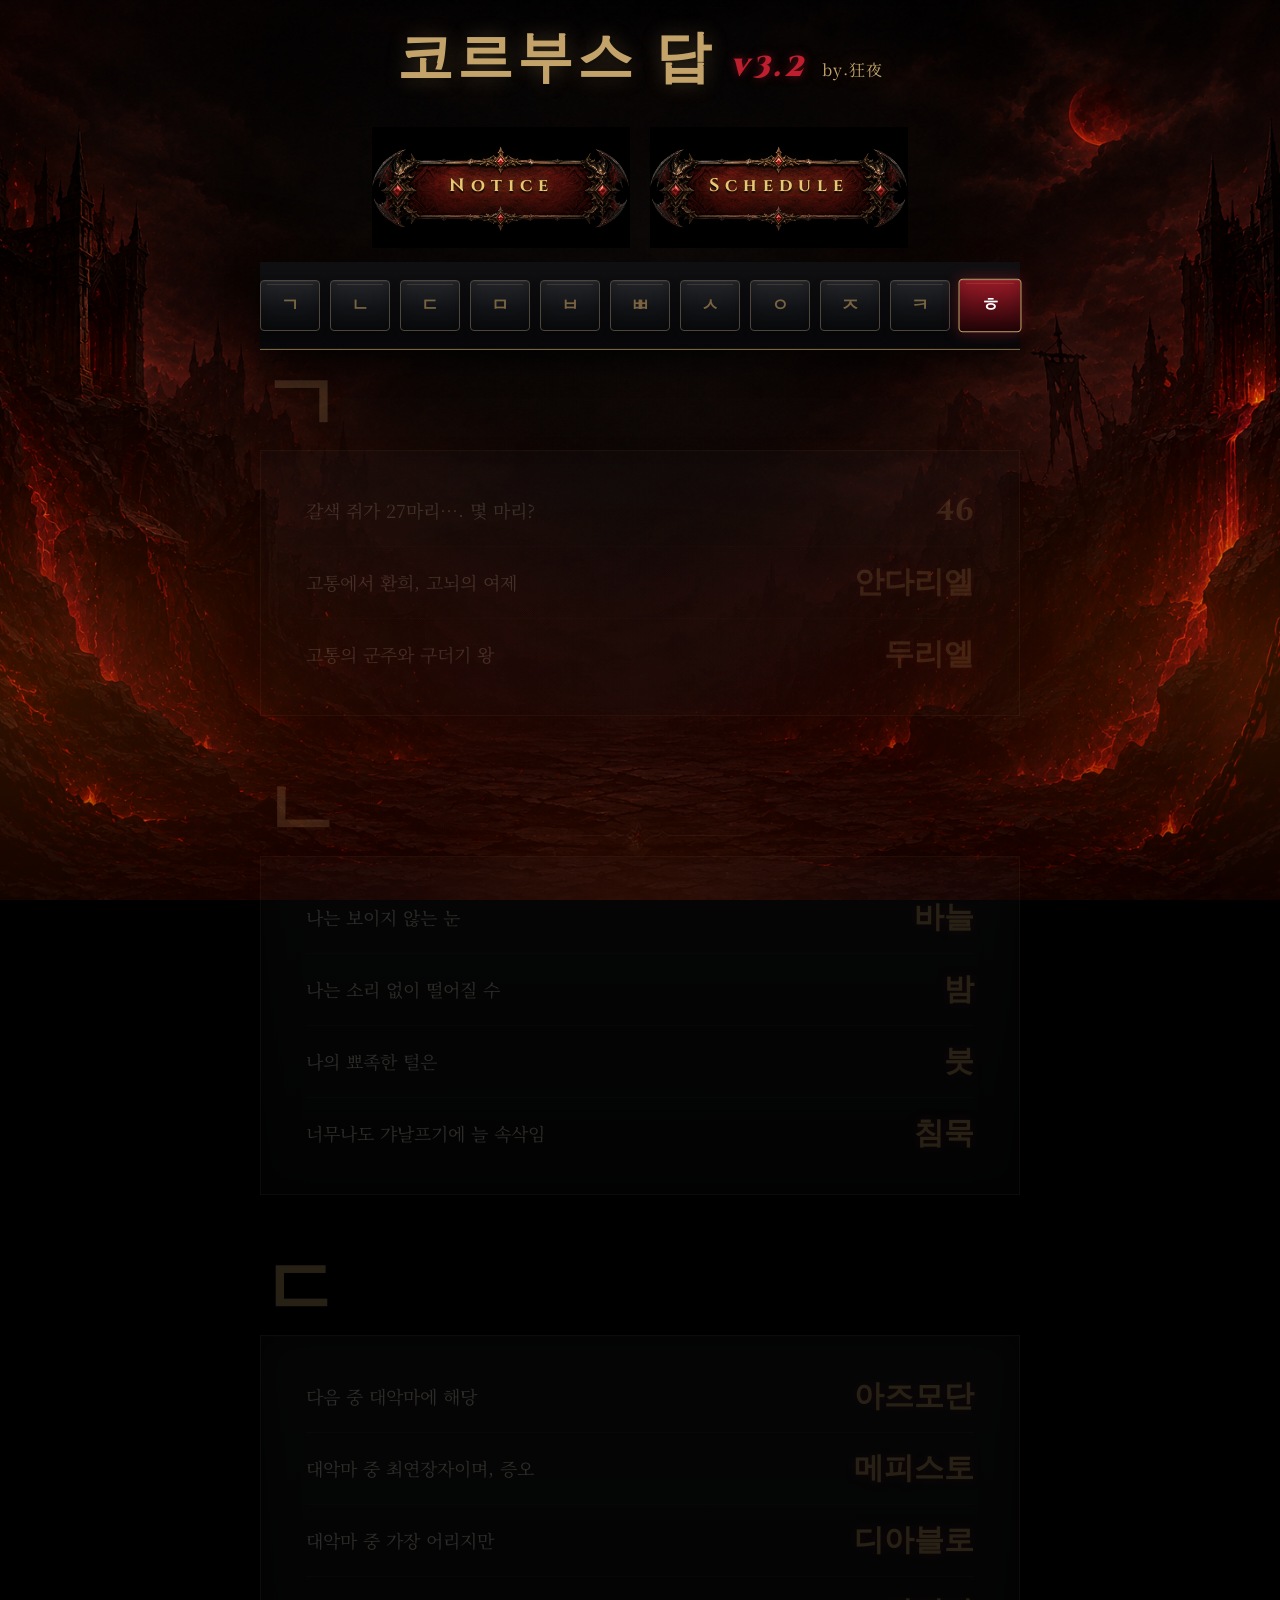
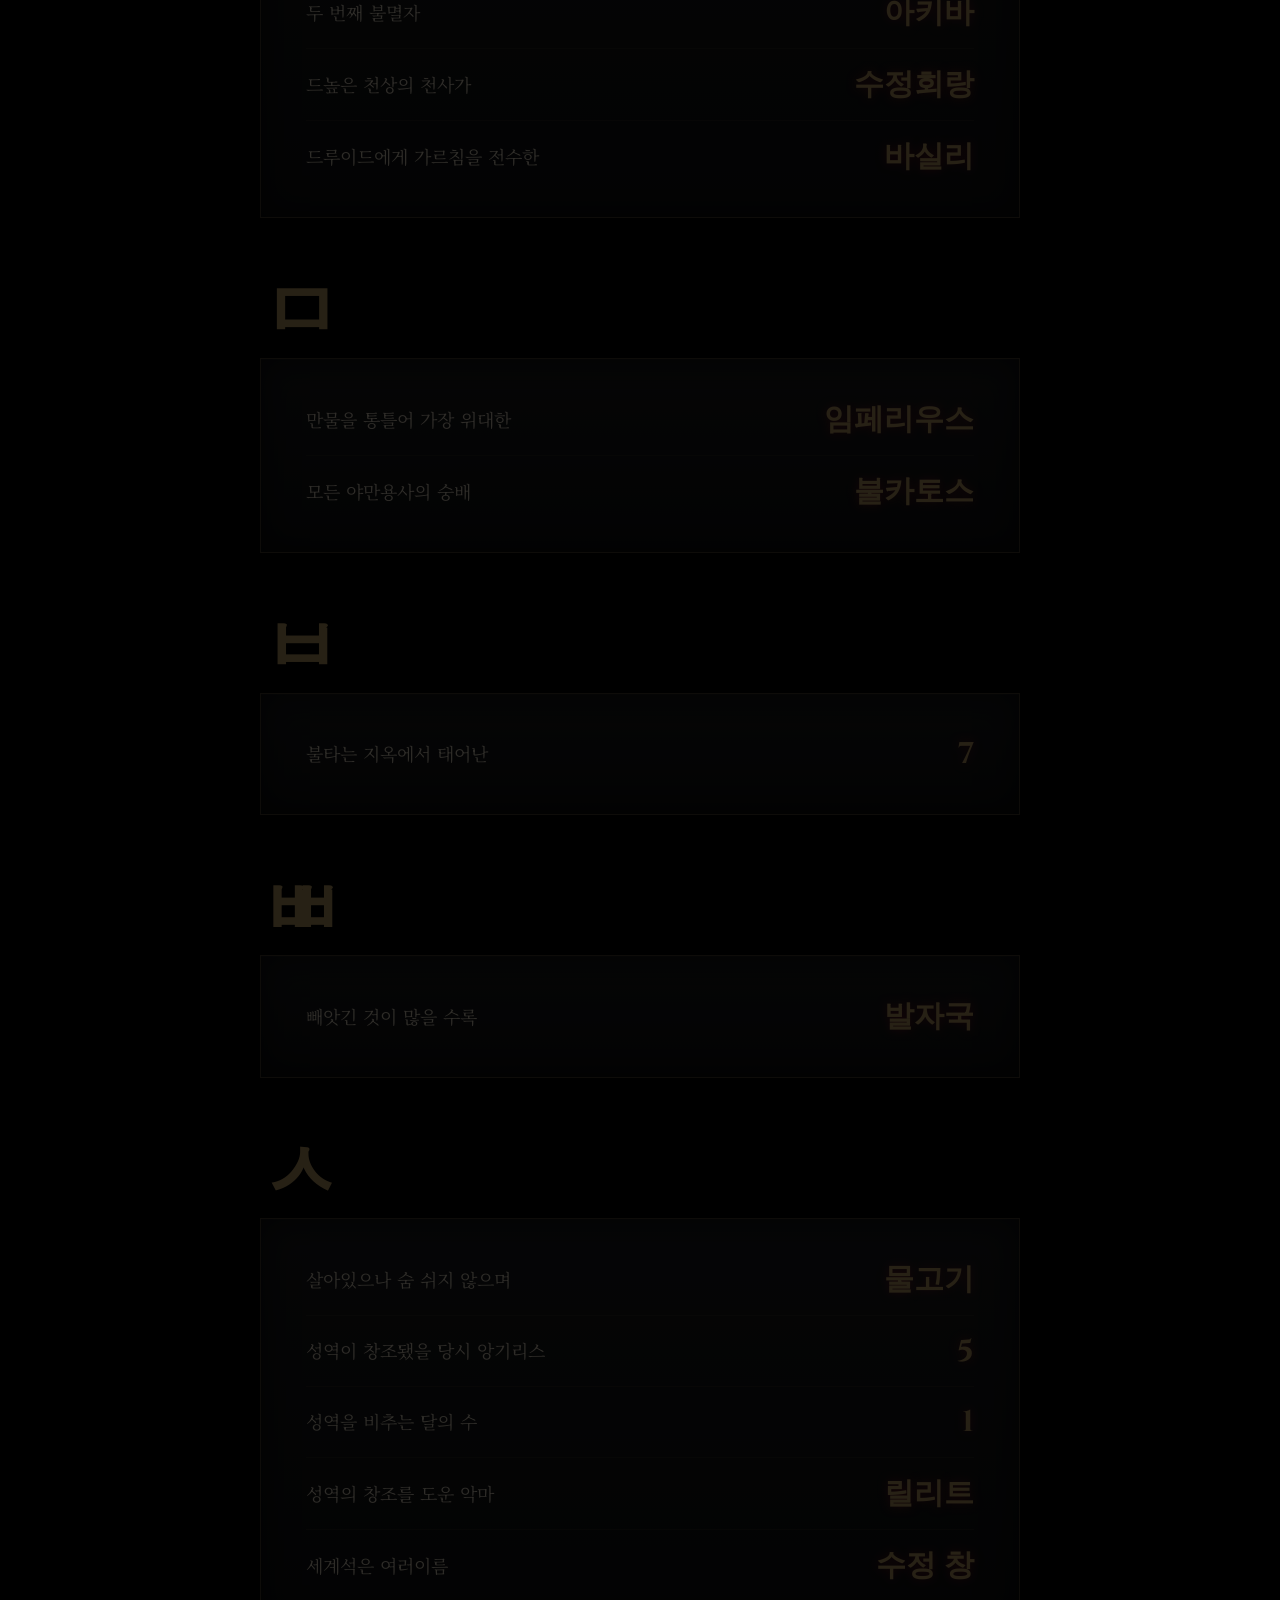
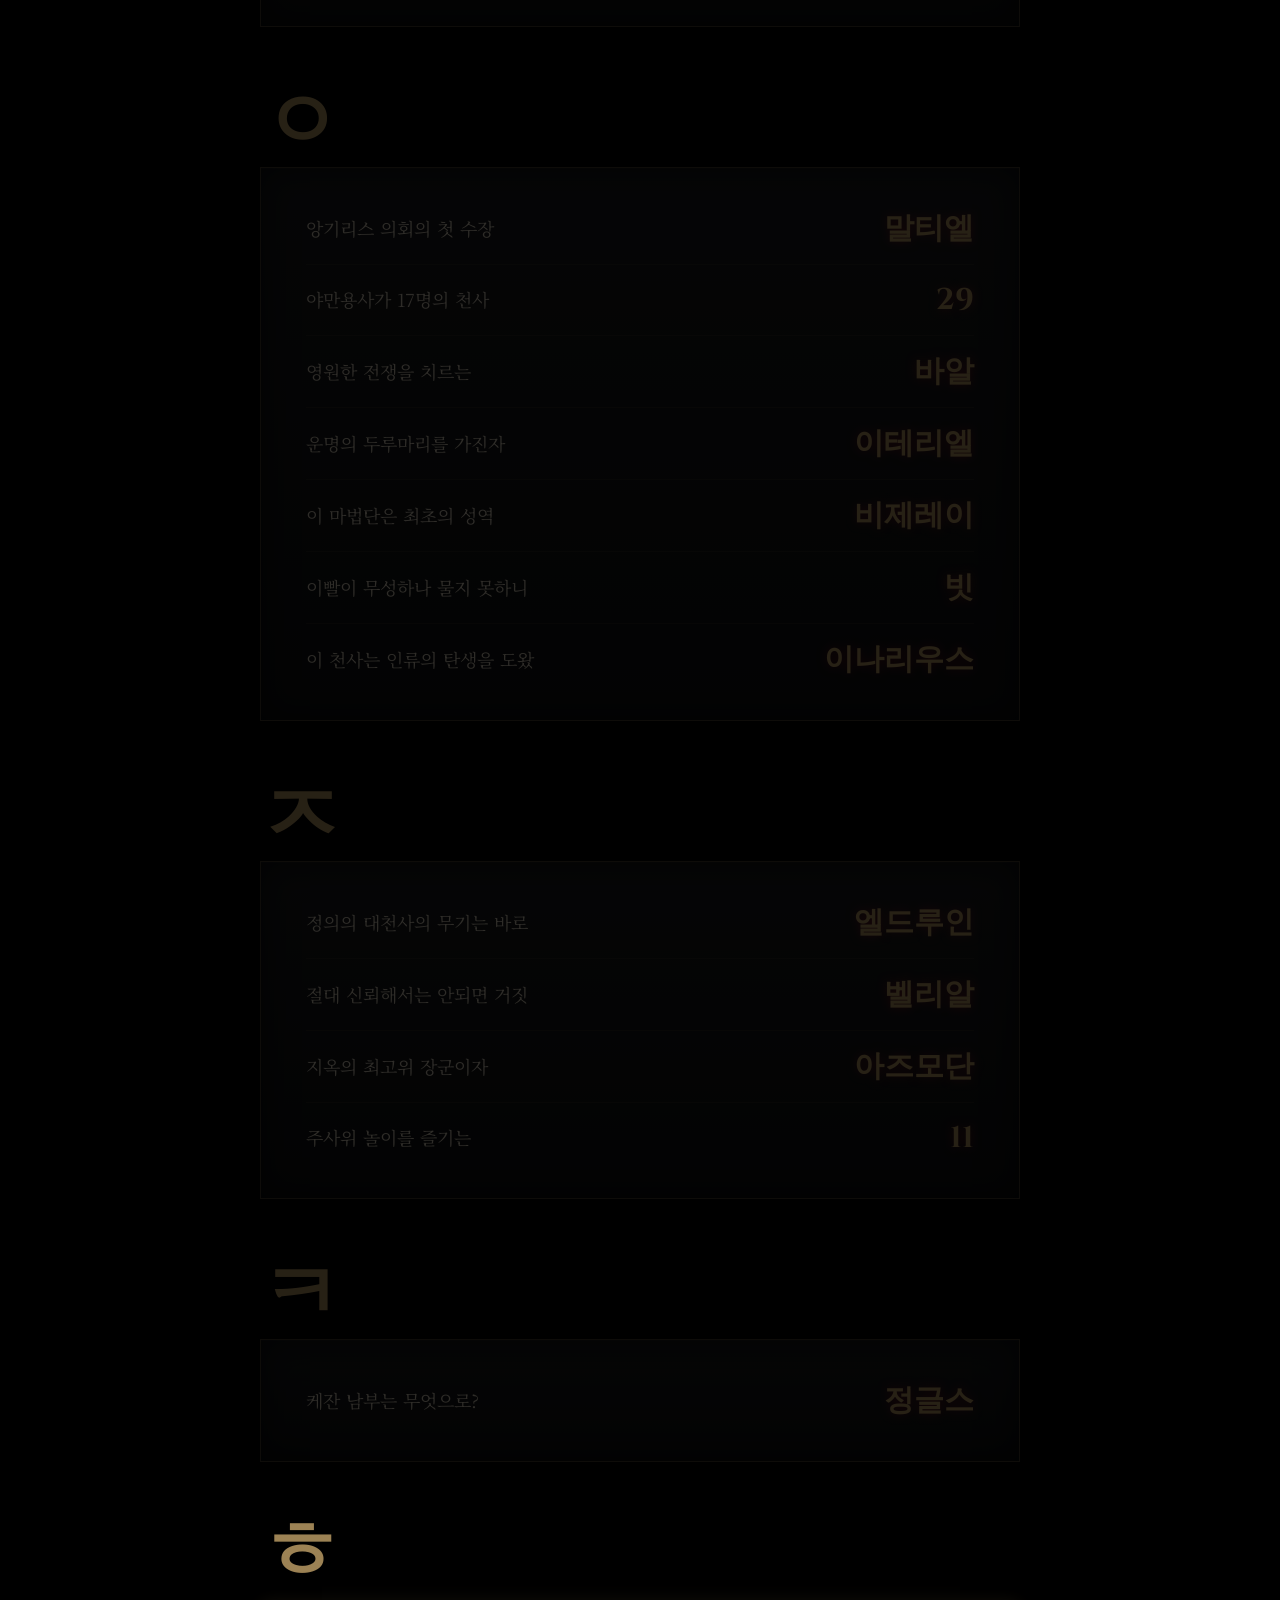
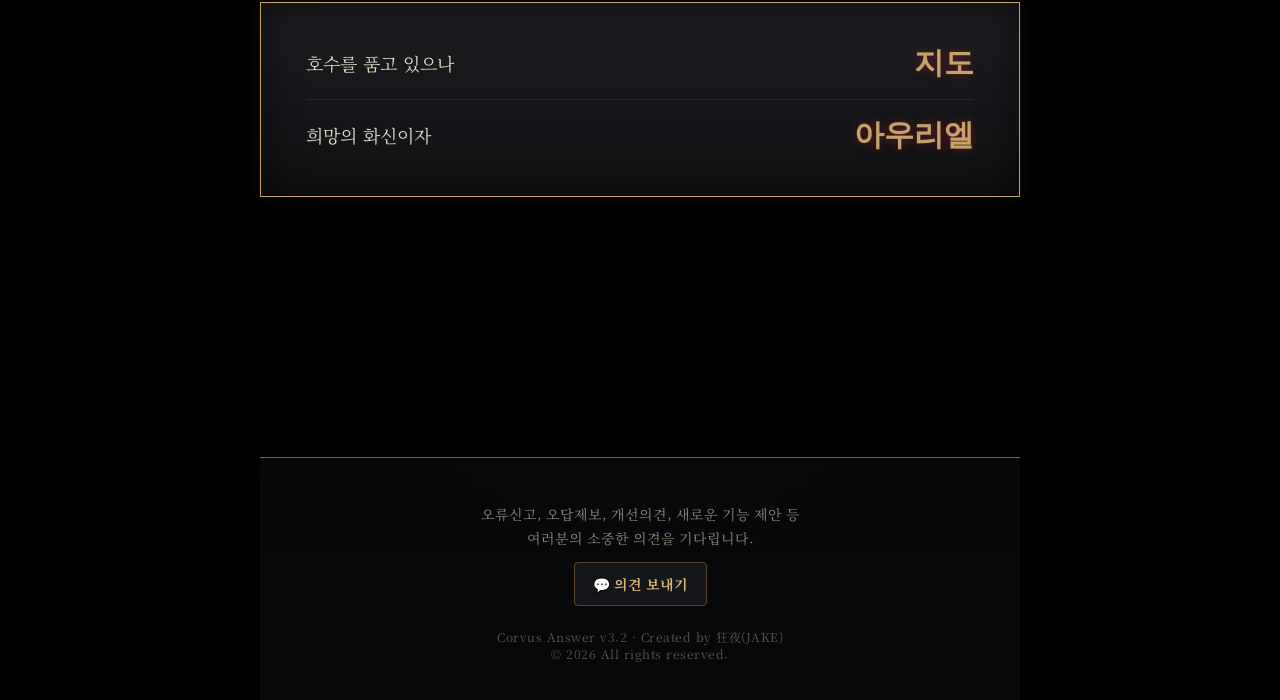
<file: index.html>
<!DOCTYPE html>
<html lang="ko">
<head>
    <meta charset="UTF-8">
    <meta name="viewport" content="width=device-width, initial-scale=1.0">
    <title>코르부스 답 v3.2 - Immortal Edition</title>
    <link rel="stylesheet" href="corvus_v4_style.css">
</head>
<body>
<div class="embers" id="embers"></div>

    <div class="wrapper">
        <div class="header-title">
            
            <h1>
                코르부스 답 <span class="ver">v3.2</span> 
                <span class="author">by.狂夜</span>
            </h1>
        </div>

        <input class="radio" type="radio" name="group" id="s1" checked>
        <input class="radio" type="radio" name="group" id="s2"><input class="radio" type="radio" name="group" id="s3">
        <input class="radio" type="radio" name="group" id="s5"><input class="radio" type="radio" name="group" id="s6">
        <input class="radio" type="radio" name="group" id="s16"><input class="radio" type="radio" name="group" id="s7">
        <input class="radio" type="radio" name="group" id="s8"><input class="radio" type="radio" name="group" id="s9">
        <input class="radio" type="radio" name="group" id="s11"><input class="radio" type="radio" name="group" id="s14">
        

<div class="notice-buttons">

    <button type="button" class="notice-button" id="noticeOpen">
   <!--     <span class="notice-button-title">필 독</span>-->
        <span class="notice-button-sub">Notice</span>
    </button>

    <a href="immortal_schedule.html" class="notice-button schedule-button">
     <!--   <span class="notice-button-title">일 정</span>-->
        <span class="notice-button-sub">Schedule</span>
    </a>

</div>

        <div class="tabs">
            <label class="tab" id="t1" for="s1">ㄱ</label>
            <label class="tab" id="t2" for="s2">ㄴ</label>
            <label class="tab" id="t3" for="s3">ㄷ</label>
            <label class="tab" id="t5" for="s5">ㅁ</label>
            <label class="tab" id="t6" for="s6">ㅂ</label>
            <label class="tab" id="t16" for="s16">ㅃ</label>
            <label class="tab" id="t7" for="s7">ㅅ</label>
            <label class="tab" id="t8" for="s8">ㅇ</label>
            <label class="tab" id="t9" for="s9">ㅈ</label>
            <label class="tab" id="t11" for="s11">ㅋ</label>
            <label class="tab" id="t14" for="s14">ㅎ</label>
           
        </div>

          <div class="panels">
         <div class="panel" id="s1-panel">
            <div><div class="box1">갈색 쥐가 27마리…. 몇 마리?</div><div class="box2">46</div></div>
            <div><div class="box1">고통에서 환희, 고뇌의 여제</div><div class="box2">안다리엘</div></div>
            <div><div class="box1">고통의 군주와 구더기 왕</div><div class="box2">두리엘</div></div>
        </div>
        <div class="panel" id="s2-panel">
            <div><div class="box1">나는 보이지 않는 눈</div><div class="box2">바늘</div></div>
            <div><div class="box1">나는 소리 없이 떨어질 수</div><div class="box2">밤</div></div>
            <div><div class="box1">나의 뾰족한 털은</div><div class="box2">붓</div></div>
            <div><div class="box1">너무나도 갸날프기에 늘 속삭임</div><div class="box2">침묵</div></div>
        </div>
        <div class="panel" id="s3-panel">
            <div><div class="box1">다음 중 대악마에 해당</div><div class="box2">아즈모단</div></div>
		<div><div class="box1">대악마 중 최연장자이며, 증오</div><div class="box2">메피스토</div></div>
            <div><div class="box1">대악마 중 가장 어리지만</div><div class="box2">디아블로</div></div>
            <div><div class="box1">두 번째 불멸자</div><div class="box2">아키바</div></div>
            <div><div class="box1">드높은 천상의 천사가</div><div class="box2">수정회랑</div></div>
           <div><div class="box1">드루이드에게 가르침을 전수한</div><div class="box2">바실리</div></div>
        </div>
	
        <div class="panel" id="s5-panel">
            <div><div class="box1">만물을 통틀어 가장 위대한</div><div class="box2">임페리우스</div></div>
            <div><div class="box1">모든 야만용사의 숭배</div><div class="box2">불카토스</div></div>
        </div>
        <div class="panel" id="s6-panel">
            <div><div class="box1">불타는 지옥에서 태어난</div><div class="box2">7</div></div>
        </div>
        <div class="panel" id="s16-panel">
            <div><div class="box1">빼앗긴 것이 많을 수록</div><div class="box2">발자국</div></div>
        </div>
        <div class="panel" id="s7-panel">
            <div><div class="box1">살아있으나 숨 쉬지 않으며</div><div class="box2">물고기</div></div>
            <div><div class="box1">성역이 창조됐을 당시 앙기리스</div><div class="box2">5</div></div>
            <div><div class="box1">성역을 비추는 달의 수</div><div class="box2">1</div></div>
            <div><div class="box1">성역의 창조를 도운 악마</div><div class="box2">릴리트</div></div>
            <div><div class="box1">세계석은 여러이름</div><div class="box2">수정 창</div></div>
        </div>
        <div class="panel" id="s8-panel">
            <div><div class="box1">앙기리스 의회의 첫 수장</div><div class="box2">말티엘</div></div>
            <div><div class="box1">야만용사가 17명의 천사</div><div class="box2">29</div></div>
	   <div><div class="box1">영원한 전쟁을 치르는</div><div class="box2">바알</div></div>
	   <div><div class="box1">운명의 두루마리를 가진자</div><div class="box2">이테리엘</div></div>
	   <div><div class="box1">이 마법단은 최초의 성역</div><div class="box2">비제레이</div></div>
            <div><div class="box1">이빨이 무성하나 물지 못하니</div><div class="box2">빗</div></div>
            <div><div class="box1">이 천사는 인류의 탄생을 도왔</div><div class="box2">이나리우스</div></div>
        </div>
        <div class="panel" id="s9-panel">
            <div><div class="box1">정의의 대천사의 무기는 바로</div><div class="box2">엘드루인</div></div>
            <div><div class="box1">절대 신뢰해서는 안되면 거짓</div><div class="box2">벨리알</div></div>
            <div><div class="box1">지옥의 최고위 장군이자</div><div class="box2">아즈모단</div></div>
			<div><div class="box1">주사위 놀이를 즐기는</div><div class="box2">11</div></div>
        </div>
        <div class="panel" id="s11-panel">
            <div><div class="box1">케잔 남부는 무엇으로?</div><div class="box2">정글스</div></div>
        </div>
        <div class="panel" id="s14-panel">
            <div><div class="box1">호수를 품고 있으나</div><div class="box2">지도</div></div>
            <div><div class="box1">희망의 화신이자</div><div class="box2">아우리엘</div></div>
        </div>

<footer class="site-footer">
    <div class="footer-inner">
    
<div class="footer-text">
    오류신고, 오답제보, 개선의견, 새로운 기능 제안 등
	<br/>
    여러분의 소중한 의견을 기다립니다.
</div>

<a href="mailto:linkarl@naver.com?subject=코르부스 답 문의 및 제안"
   class="footer-email">
    💬 의견 보내기
</a>


<div class="footer-copy">
    Corvus Answer v3.2 · Created by 狂夜(JAKE)<br>
    © 2026 All rights reserved.
</div>
    </div>
</footer>
    </div>

        <div class="notice-modal" id="noticeModal" role="dialog" aria-modal="true" aria-labelledby="noticeTitle">
            <div class="notice-modal-content">
                <button type="button" class="notice-close" id="noticeClose" aria-label="공지 닫기">×</button>
<div class="notice-header">




                </div>

    <div class="notice-scroll">
                 

<p style="line-height:1.8;">
<strong>2026.07.13 </strong> 부터 <strong>새로운 불멸단 1주차</strong>가 시작됩니다.
</p>

<p style="line-height:1.8;">
<strong>『불멸단의 시험』</strong>은
<strong>월 · 화 · 수 (3일)</strong> 동안 반드시 진행해야 하는 
<strong>선행 퀘스트</strong>입니다.
</p>

<p style="line-height:1.8;">
하루 참여하지 않으면 다음날로 밀리므로
가급적 3일 모두 참여하여 진행이 늦어지지 않도록 부탁드립니다.
</p>

                <div class="notice-section">
<div class="notice-title notice-danger">★★ 참여방법</div>
                    <div> ✓ 화면 좌측 퀘스트 목록에서 <strong>'불멸자의 시험'</strong> 선택</div>
                    <div> ✓ 보이지 않을 경우 <strong>좌측 문서 아이콘(퀘스트 목록)</strong>을 눌러 확인</div>
 
</div>
                <div class="notice-section">
<div class="notice-title notice-danger">★★ 필수 확인</div>
                    <div>  ✓ 퀘스트 완료 후 반드시
<strong  class="notice-danger">[보상받기]</strong>
버튼까지 눌러야 최종 완료됩니다.</div>
                    <div> ✓ 보이지 않을 경우 <strong>좌측 문서 아이콘(퀘스트 목록)</strong>을 눌러 확인</div>
				</br>
  <img src="img_clear.png"
     class="zoom-image"   style="
        width:100%;
        border-radius:10px;
        margin-bottom:20px;
        box-shadow:0 0 20px rgba(0,0,0,.5);">
</div>

<div class="notice-alert">

<strong style="color:#ff4444;">⚠️ 미완료 시 불이익</strong>

<ul style="margin-top:10px;line-height:1.8;">
<li>❌ 코르부스 탐험 참여 불가</li>
<li>❌ 카이온의 시련 참여 불가</li>
<li>❌ 추방의례 / 칼날철야 참여 불가</li>
<li>❌ 불멸단(기간제) 망토 획득 불가</li>
</ul>

</div>

                <div class="notice-section">
<div class="notice-title notice-danger">★★ 필수 할 일</div>
                    <div> ✓ 불멸단의 시험: 첫 주 3일간 진행</div>
                    <div> ✓ 주간 퀘스트 60개 완료 <span class="notice-danger"><Strong>(불멸자 시험 3일 완료 후 60개 활성화)</Strong></span></div>
                    <div> ✓ 칼자루 주화 상인에서 지배력 인장 구매 후 기여</div>
                </div>

                <div class="notice-section">
                    <div class="notice-title notice-danger">★★★ 주말 금고템 선택 금지</div>
                    <div class="notice-danger"> ✓ 전 인원 선택 금지</div>
                    <div> ✓ 자동 전체 랜덤 배정</div>
                </div>

                <div class="notice-section">
                    <div  class="notice-title notice-danger">★★ 코르부스</div>
                    <div> ✓ 첫 주는 월·수·금 8:00~8:30</div>
                    <div class="notice-danger">★★★ 반드시 공대장이 입장을 외치면 입장하기</div>
                    <div > <strong class="notice-danger">*주의* </strong> 공대장 외 입장을 누르면 강제로 시작됩니다.</div>
                </div>

                <div class="notice-section">
                    <div   class="notice-title notice-danger">★★ 카이온의 시련</div>
                    <div> 08:00, 21:00, 22:00, 23:00 연합 전체 선착순 등록 </div>
                </div>
            </div>
        </div>
   </div>

    </div>




<div class="image-viewer" id="imageViewer">

    <!-- <span class="viewer-close">&times;</span> -->

    <img id="viewerImg">

	    <button
        type="button"
        class="viewer-close"
        id="viewerClose"
        aria-label="이미지 닫기"
    >
        ×
    </button>

</div>
  <script>
document.addEventListener("DOMContentLoaded", () => {
    const viewer = document.getElementById("imageViewer");
    const viewerImg = document.getElementById("viewerImg");
    const viewerClose = document.getElementById("viewerClose");

    const noticeModal = document.getElementById("noticeModal");
    const noticeOpen = document.getElementById("noticeOpen");
    const noticeClose = document.getElementById("noticeClose");

    let scale = 1;
    let translateX = 0;
    let translateY = 0;

    let isDragging = false;
    let dragStartX = 0;
    let dragStartY = 0;
    let startTranslateX = 0;
    let startTranslateY = 0;

    let pinchStartDistance = 0;
    let pinchStartScale = 1;

    function updateTransform() {
        viewerImg.style.transform =
            `translate(${translateX}px, ${translateY}px) scale(${scale})`;
    }

    function resetImageTransform() {
        scale = 1;
        translateX = 0;
        translateY = 0;
        updateTransform();
    }

    function openImageViewer(src) {
        viewerImg.src = src;
        resetImageTransform();
        viewer.classList.add("open");
    }

    function closeImageViewer() {
        viewer.classList.remove("open");
        resetImageTransform();
        viewerImg.removeAttribute("src");
    }

    /* =========================
       공지 팝업
    ========================= */
    noticeOpen?.addEventListener("click", () => {
        noticeModal.classList.add("open");
        document.body.style.overflow = "hidden";
    });

    function closeNotice() {
        noticeModal.classList.remove("open");
        document.body.style.overflow = "";
    }

    noticeClose?.addEventListener("click", closeNotice);

    noticeModal?.addEventListener("click", (event) => {
        if (event.target === noticeModal) {
            closeNotice();
        }
    });

    /* =========================
       이미지 열기/닫기
    ========================= */
    document.querySelectorAll(".zoom-image").forEach((img) => {
        img.addEventListener("click", (event) => {
            event.stopPropagation();
            openImageViewer(img.src);
        });
    });

    viewerClose?.addEventListener("click", (event) => {
        event.preventDefault();
        event.stopPropagation();
        closeImageViewer();
    });

    viewer?.addEventListener("click", (event) => {
        if (event.target === viewer) {
            closeImageViewer();
        }
    });

    /* =========================
       PC 휠 확대/축소
    ========================= */
    viewer?.addEventListener(
        "wheel",
        (event) => {
            if (!viewer.classList.contains("open")) return;

            event.preventDefault();

            const oldScale = scale;
            scale += event.deltaY > 0 ? -0.2 : 0.2;
            scale = Math.min(Math.max(scale, 1), 5);

            if (scale === 1) {
                translateX = 0;
                translateY = 0;
            } else {
                const rect = viewerImg.getBoundingClientRect();
                const imageCenterX = rect.left + rect.width / 2;
                const imageCenterY = rect.top + rect.height / 2;

                const mouseOffsetX = event.clientX - imageCenterX;
                const mouseOffsetY = event.clientY - imageCenterY;

                const ratio = scale / oldScale;

                translateX -= mouseOffsetX * (ratio - 1);
                translateY -= mouseOffsetY * (ratio - 1);
            }

            updateTransform();
        },
        { passive: false }
    );

    /* =========================
       PC 마우스 드래그
    ========================= */
    viewerImg?.addEventListener("mousedown", (event) => {
        if (scale <= 1) return;

        event.preventDefault();

        isDragging = true;
        dragStartX = event.clientX;
        dragStartY = event.clientY;
        startTranslateX = translateX;
        startTranslateY = translateY;

        viewerImg.style.cursor = "grabbing";
    });

    document.addEventListener("mousemove", (event) => {
        if (!isDragging) return;

        translateX =
            startTranslateX + (event.clientX - dragStartX);

        translateY =
            startTranslateY + (event.clientY - dragStartY);

        updateTransform();
    });

    document.addEventListener("mouseup", () => {
        isDragging = false;

        if (viewerImg) {
            viewerImg.style.cursor =
                scale > 1 ? "grab" : "default";
        }
    });

    /* =========================
       모바일 터치
    ========================= */
    viewer?.addEventListener(
        "touchstart",
        (event) => {
            if (event.touches.length === 1 && scale > 1) {
                isDragging = true;

                dragStartX = event.touches[0].clientX;
                dragStartY = event.touches[0].clientY;

                startTranslateX = translateX;
                startTranslateY = translateY;
            }

            if (event.touches.length === 2) {
                isDragging = false;

                pinchStartDistance = Math.hypot(
                    event.touches[0].clientX -
                    event.touches[1].clientX,

                    event.touches[0].clientY -
                    event.touches[1].clientY
                );

                pinchStartScale = scale;
            }
        },
        { passive: true }
    );

    viewer?.addEventListener(
        "touchmove",
        (event) => {
            if (
                event.touches.length === 1 &&
                isDragging &&
                scale > 1
            ) {
                event.preventDefault();

                translateX =
                    startTranslateX +
                    (event.touches[0].clientX - dragStartX);

                translateY =
                    startTranslateY +
                    (event.touches[0].clientY - dragStartY);

                updateTransform();
            }

            if (
                event.touches.length === 2 &&
                pinchStartDistance > 0
            ) {
                event.preventDefault();

                const newDistance = Math.hypot(
                    event.touches[0].clientX -
                    event.touches[1].clientX,

                    event.touches[0].clientY -
                    event.touches[1].clientY
                );

                scale =
                    pinchStartScale *
                    (newDistance / pinchStartDistance);

                scale = Math.min(Math.max(scale, 1), 5);

                if (scale === 1) {
                    translateX = 0;
                    translateY = 0;
                }

                updateTransform();
            }
        },
        { passive: false }
    );

    viewer?.addEventListener("touchend", (event) => {
        if (event.touches.length === 0) {
            isDragging = false;
            pinchStartDistance = 0;
        }

        if (event.touches.length < 2) {
            pinchStartDistance = 0;
        }
    });

    /* =========================
       더블클릭 확대/초기화
    ========================= */
    viewerImg?.addEventListener("dblclick", (event) => {
        event.preventDefault();
        event.stopPropagation();

        if (scale > 1) {
            resetImageTransform();
        } else {
            scale = 2.5;
            updateTransform();
        }
    });

    /* =========================
       ESC 닫기
    ========================= */
    document.addEventListener("keydown", (event) => {
        if (event.key !== "Escape") return;

        if (viewer?.classList.contains("open")) {
            closeImageViewer();
            return;
        }

        if (noticeModal?.classList.contains("open")) {
            closeNotice();
        }
    });

    /* =========================
       기존 자음 탭
    ========================= */
    const panelMap = {
    s1: "s1-panel",
    s2: "s2-panel",
    s3: "s3-panel",
    s5: "s5-panel",
    s6: "s6-panel",
    s16: "s16-panel",
    s7: "s7-panel",
    s8: "s8-panel",
    s9: "s9-panel",
    s11: "s11-panel",
    s14: "s14-panel"
};

document
    .querySelectorAll('input[name="group"]')
    .forEach((radio) => {
        radio.addEventListener("change", () => {
            const panelId = panelMap[radio.id];
            const panel = document.getElementById(panelId);

            if (!panel) return;

            panel.scrollIntoView({
                behavior: "auto",
                block: "start"
            });
        });
    });


const panelToRadioMap = {
    "s1-panel": "s1",
    "s2-panel": "s2",
    "s3-panel": "s3",
    "s5-panel": "s5",
    "s6-panel": "s6",
    "s16-panel": "s16",
    "s7-panel": "s7",
    "s8-panel": "s8",
    "s9-panel": "s9",
    "s11-panel": "s11",
    "s14-panel": "s14"
};

const panels = Object.keys(panelToRadioMap)
    .map((panelId) => document.getElementById(panelId))
    .filter(Boolean);

const observer = new IntersectionObserver(
    (entries) => {
        const visiblePanels = entries
            .filter((entry) => entry.isIntersecting)
            .sort(
                (a, b) =>
                    Math.abs(a.boundingClientRect.top) -
                    Math.abs(b.boundingClientRect.top)
            );

        if (visiblePanels.length === 0) return;

        const currentPanel = visiblePanels[0].target;
        const radioId = panelToRadioMap[currentPanel.id];
        const radio = document.getElementById(radioId);

        if (radio) {
            radio.checked = true;
        }
    },
    {
        rootMargin: "-30% 0px -70% 0px",
        threshold: 0
    }
);

panels.forEach((panel) => {
    observer.observe(panel);
});



/* =========================
   랜덤 불씨 생성
========================= */
const embersContainer = document.getElementById("embers");

function createEmber() {
    if (!embersContainer) return;

    const ember = document.createElement("span");
    ember.className = "ember-particle";

    let startX;

const area = Math.random();

if (area < 0.4) {
    // 왼쪽 용암 지역
    startX = Math.random() * 28;
} else if (area < 0.8) {
    // 오른쪽 용암 지역
    startX = 72 + Math.random() * 28;
} else {
    // 중앙에는 가끔만
    startX = 28 + Math.random() * 44;
}

    const size = 1.5 + Math.random() * 4;
    const duration = 7 + Math.random() * 9;
    const riseHeight = 350 + Math.random() * 650;
    const driftX = -100 + Math.random() * 200;
    const opacity = 0.35 + Math.random() * 0.65;

    const red = 240 + Math.floor(Math.random() * 15);
    const green = 70 + Math.floor(Math.random() * 110);
    const blue = 10 + Math.floor(Math.random() * 40);

    ember.style.left = `${startX}%`;

    ember.style.width = `${size}px`;
    ember.style.height = `${size}px`;

    ember.style.animationDuration = `${duration}s`;

    ember.style.setProperty(
        "--rise-height",
        `${riseHeight}px`
    );

    ember.style.setProperty(
        "--drift-x",
        `${driftX}px`
    );

    ember.style.setProperty(
        "--ember-opacity",
        opacity
    );

    ember.style.background =
        `rgba(${red}, ${green}, ${blue}, 1)`;

    ember.style.boxShadow = `
        0 0 ${size * 1.5}px rgba(255,120,30,.9),
        0 0 ${size * 3}px rgba(255,50,0,.45)
    `;

    embersContainer.appendChild(ember);

    ember.addEventListener("animationend", () => {
        ember.remove();
    });
}

/* 처음 화면에 여러 개 분산 */
for (let i = 0; i < 80; i++) {
    setTimeout(createEmber, Math.random() * 5000);
}

/* 이후 계속 랜덤 생성 */
function scheduleNextEmber() {
    const delay = 180 + Math.random() * 120;

    setTimeout(() => {
        const count = 2 + Math.floor(Math.random() * 4);

for (let i = 0; i < count; i++) {
    createEmber(false);
}
        scheduleNextEmber();
    }, delay);
}

scheduleNextEmber();


});
</script>


</body>
</html>
</file>
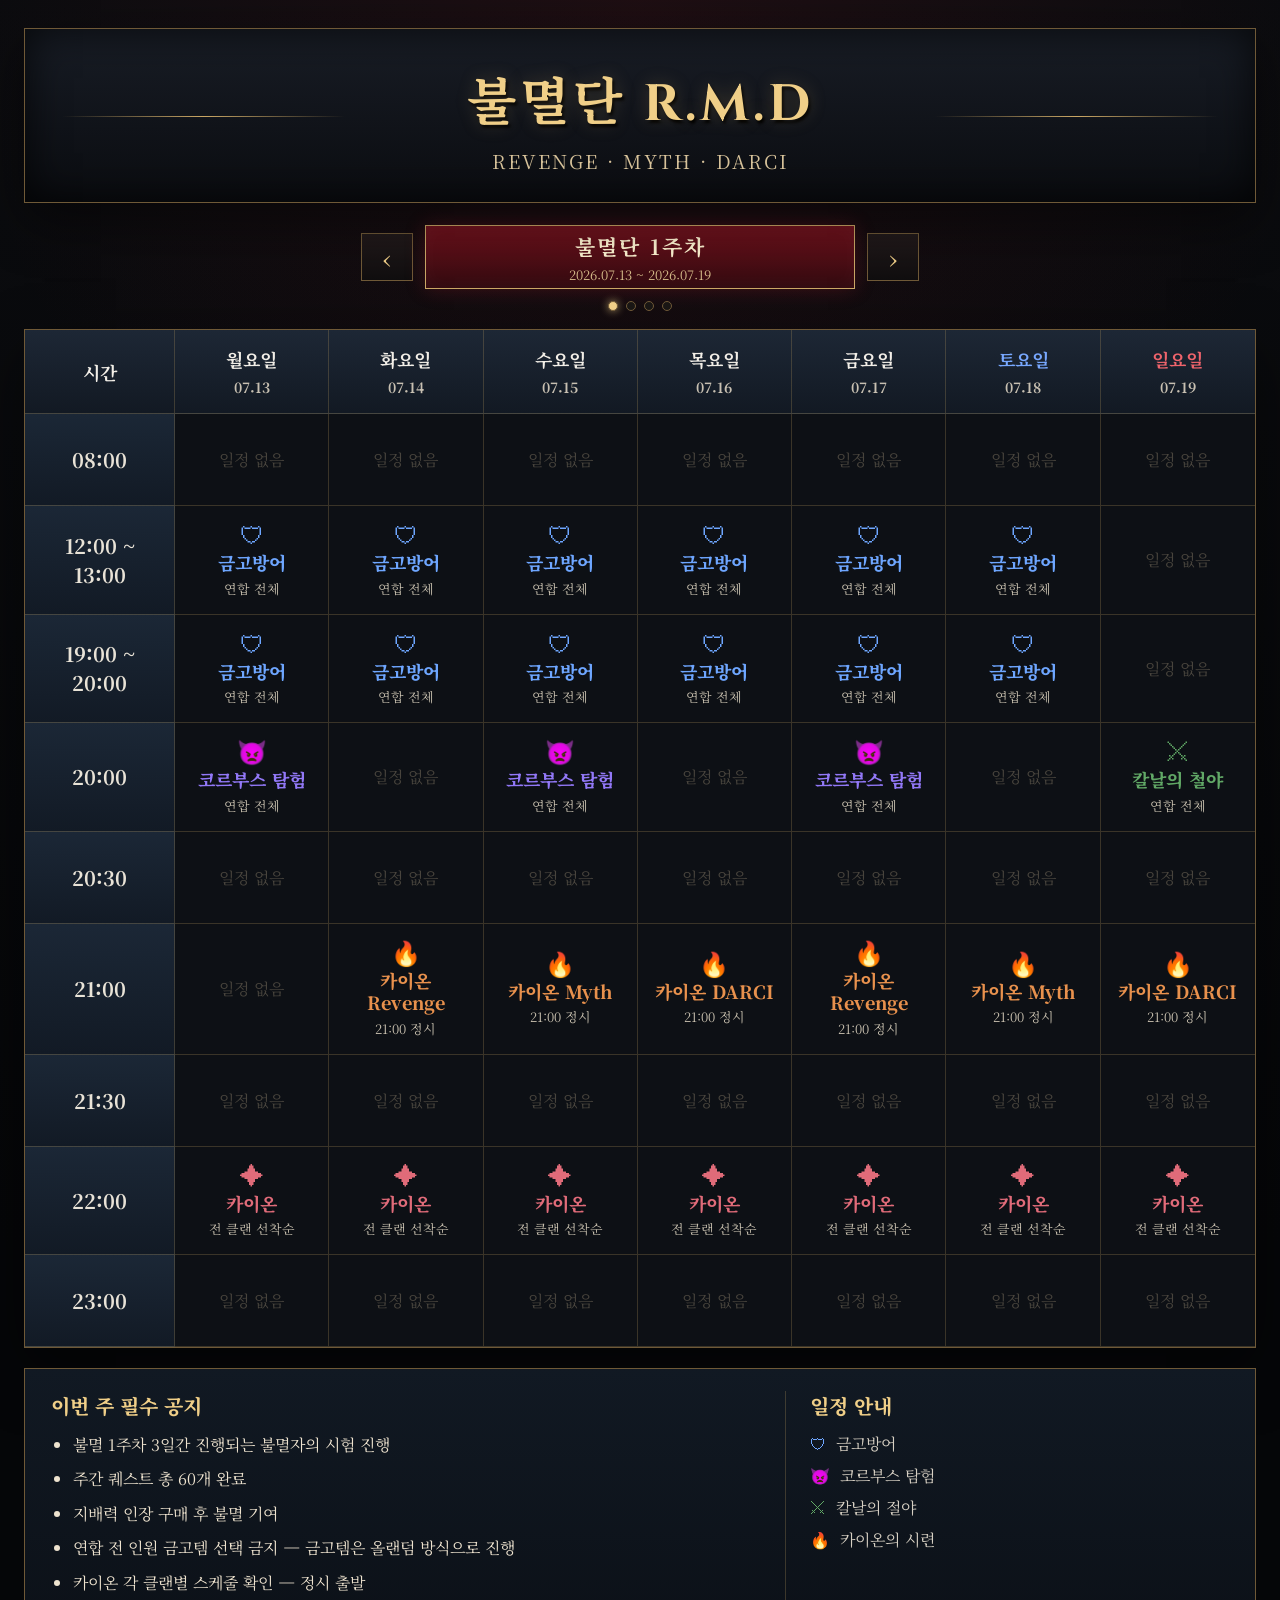
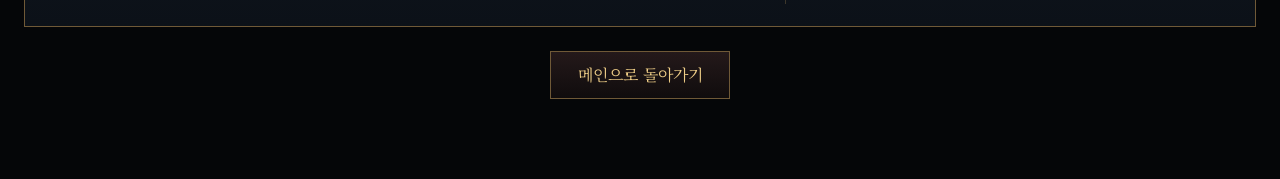
<file: immortal_schedule.html>
<!DOCTYPE html>
<html lang="ko">
<head>
<meta charset="UTF-8" />
<meta name="viewport" content="width=device-width, initial-scale=1.0" />
<title>불멸단 R.M.D 일정</title>
<style>
@import url('https://fonts.googleapis.com/css2?family=Cinzel:wght@700;900&family=Noto+Serif+KR:wght@400;600;700;900&display=swap');
:root{--bg:#08090b;--panel:#12151a;--gold:#caa765;--gold-bright:#f0cf88;--gold-dim:#6f5937;--text:#eee3cf;--muted:#9c927f;--blue:#6ea6ff;--orange:#e8914d;--green:#61a866;--pink:#e06b79;}
*{box-sizing:border-box} body{margin:0;color:var(--text);font-family:'Noto Serif KR',serif;background:radial-gradient(circle at 50% 0%,rgba(142,22,34,.14),transparent 36%),linear-gradient(180deg,#0b0c0f,#050608 70%);min-height:100vh} button{font:inherit}.page{width:min(1460px,100%);margin:0 auto;padding:28px 24px 80px}.hero{position:relative;text-align:center;padding:32px 24px 28px;border:1px solid var(--gold-dim);background:linear-gradient(180deg,rgba(24,29,38,.96),rgba(10,12,16,.96));box-shadow:inset 0 0 40px rgba(0,0,0,.75),0 18px 50px rgba(0,0,0,.45)}.hero:before,.hero:after{content:"";position:absolute;top:50%;width:23%;height:1px;background:linear-gradient(90deg,transparent,var(--gold),transparent)}.hero:before{left:3%}.hero:after{right:3%}.hero h1{position:relative;z-index:1;margin:0;font-family:'Cinzel','Noto Serif KR',serif;color:var(--gold-bright);font-size:clamp(30px,4vw,58px);letter-spacing:4px;text-shadow:0 0 18px rgba(202,167,101,.25),2px 3px 3px #000}.hero p{margin:8px 0 0;color:#d7c29a;font-size:clamp(13px,1.8vw,19px);letter-spacing:2px}.week-info{display:flex;justify-content:center;align-items:center;gap:14px;margin:22px 0 18px}.week-badge{padding:10px 18px;border:1px solid var(--gold);color:var(--gold-bright);background:linear-gradient(#311015,#16090c);box-shadow:inset 0 0 16px rgba(191,30,46,.35);font-weight:700}.date-range{color:var(--muted)}.desktop-schedule{display:block;overflow-x:auto;border:1px solid var(--gold-dim);background:#0d1015;box-shadow:0 22px 60px rgba(0,0,0,.45)}.schedule-grid{min-width:1140px;display:grid;grid-template-columns:150px repeat(7,1fr)}.cell{min-height:92px;padding:16px 12px;border-right:1px solid rgba(202,167,101,.24);border-bottom:1px solid rgba(202,167,101,.24);display:flex;flex-direction:column;justify-content:center;align-items:center;text-align:center;gap:5px}.cell:nth-child(8n){border-right:0}.head{min-height:78px;background:linear-gradient(180deg,#1d2735,#121923);color:#f2eee7;font-weight:700;font-size:18px}.head .date{font-size:14px;color:#c8c0b2}.head.sat{color:#78a8ff}.head.sun{color:#ef646c}.time{background:linear-gradient(180deg,#1b2736,#121a25);color:#e9e3d7;font-size:20px;font-weight:700}.item-title{font-size:18px;font-weight:800;line-height:1.25}.item-sub{color:#c7bfae;font-size:13px}.vault{color:var(--blue)}.corvus{color:#9278f7}.kaion-blade{
    color:#b7a64b;
}.kaion{color:var(--orange)}.blade{color:var(--green)}.rush{color:var(--pink)}.icon{font-size:24px;line-height:1}.empty{color:#48443d}.today-column{background:linear-gradient(180deg,rgba(177,25,40,.13),rgba(177,25,40,.04));box-shadow:inset 0 0 0 1px rgba(230,71,86,.28)}.notice-box{margin-top:20px;border:1px solid var(--gold-dim);background:linear-gradient(180deg,#111923,#0c1118);padding:22px 26px;display:grid;grid-template-columns:1.6fr 1fr;gap:24px}.notice-title{color:var(--gold-bright);font-size:20px;font-weight:800;margin-bottom:12px}.notice-line{margin:8px 0;line-height:1.65}.legend{border-left:1px solid rgba(202,167,101,.25);padding-left:24px}.legend-row{display:flex;align-items:center;gap:10px;margin:9px 0;color:#d7d0c3}.mobile-schedule{display:none}.mobile-day-nav{display:grid;grid-template-columns:52px 1fr 52px;gap:10px;align-items:center;margin-bottom:14px}.day-arrow{height:48px;border:1px solid var(--gold-dim);color:var(--gold-bright);background:linear-gradient(#21191a,#0f0d0e);cursor:pointer;font-size:24px;transition:.2s}.day-arrow:active{transform:scale(.94)}.day-heading{min-height:64px;display:flex;flex-direction:column;align-items:center;justify-content:center;border:1px solid var(--gold);background:linear-gradient(#71111c,#30090e);color:#fff4d2;box-shadow:0 0 18px rgba(191,30,46,.28)}.day-heading strong{font-size:22px}.day-heading span{margin-top:3px;color:#d8be8b;font-size:13px}.mobile-card-list{display:flex;flex-direction:column;gap:12px}.mobile-card{display:grid;grid-template-columns:84px 1fr;min-height:86px;border:1px solid rgba(202,167,101,.42);background:linear-gradient(180deg,#171b21,#101318);box-shadow:inset 0 0 20px rgba(0,0,0,.45)}.mobile-time{display:flex;align-items:center;justify-content:center;border-right:1px solid rgba(202,167,101,.28);color:var(--gold-bright);font-size:18px;font-weight:800}.mobile-detail{display:flex;align-items:center;gap:14px;padding:14px 16px}.mobile-detail .icon{width:28px;flex:none}.mobile-detail .item-title{font-size:17px}.mobile-empty{color:#6f675b}.mobile-notice{margin-top:18px;padding:18px;border:1px solid var(--gold-dim);background:#11151b}

.week-controller{display:grid;grid-template-columns:52px minmax(220px,430px) 52px;align-items:center;justify-content:center;gap:12px;margin:22px 0 12px}
.week-arrow{height:48px;border:1px solid var(--gold-dim);color:var(--gold-bright);background:linear-gradient(#21191a,#0f0d0e);cursor:pointer;font-size:25px;transition:.2s}
.week-arrow:hover{filter:brightness(1.15)}
.week-arrow:active{transform:scale(.95)}
.week-summary{min-height:64px;display:flex;flex-direction:column;justify-content:center;align-items:center;border:1px solid var(--gold);background:linear-gradient(#71111c,#30090e);color:#fff4d2;box-shadow:inset 0 0 20px rgba(255,255,255,.03),0 0 18px rgba(191,30,46,.25)}
.week-summary strong{font-size:21px;letter-spacing:2px}
.week-summary span{margin-top:4px;color:#d8be8b;font-size:13px}
.week-dots{display:flex;justify-content:center;gap:8px;margin:0 0 18px}
.week-dot{width:10px;height:10px;padding:0;border:1px solid var(--gold-dim);border-radius:50%;background:#191614;cursor:pointer}
.week-dot.active{background:var(--gold-bright);box-shadow:0 0 8px rgba(240,207,136,.7)}
.notice-list{margin:0;padding-left:22px}.notice-list li{margin:8px 0;line-height:1.65}
.back-link-wrap{display:flex;justify-content:center;margin-top:24px}.back-link{display:inline-flex;align-items:center;justify-content:center;min-width:180px;min-height:48px;padding:10px 24px;border:1px solid var(--gold-dim);color:var(--gold-bright);text-decoration:none;background:linear-gradient(#24191a,#100c0d);transition:.2s}.back-link:hover{filter:brightness(1.15);transform:translateY(-1px)}

@media(max-width:900px){.page{padding:14px 12px 60px}.hero{padding:24px 12px 20px}.hero:before,.hero:after{display:none}.week-info{flex-direction:column;gap:8px;margin-top:16px}.week-controller{grid-template-columns:48px minmax(0,1fr) 48px;gap:8px;margin-top:16px}.desktop-schedule,.notice-box{display:none}.mobile-schedule{display:block}}
@media(max-width:420px){.page{padding-left:8px;padding-right:8px}.hero h1{letter-spacing:2px}.mobile-card{grid-template-columns:72px 1fr}.mobile-time{font-size:16px}.mobile-detail{padding:12px;gap:10px}}
</style>
</head>
<body>
<main class="page">
<header class="hero"><h1>불멸단 R.M.D</h1><p>REVENGE · MYTH · DARCI</p></header>
<section class="week-controller" aria-label="주차 선택">
<button type="button" class="week-arrow" id="prevWeek" aria-label="이전 주차">‹</button>
<div class="week-summary"><strong id="weekTitle">불멸단 1주차</strong><span id="weekRange">2026.07.13 ~ 2026.07.19</span></div>
<button type="button" class="week-arrow" id="nextWeek" aria-label="다음 주차">›</button>
</section>
<div class="week-dots" id="weekDots" aria-label="주차 바로가기"></div>
<section class="desktop-schedule"><div class="schedule-grid" id="desktopGrid"></div></section>
<section class="notice-box">
<div><div class="notice-title">이번 주 필수 공지</div><ul class="notice-list" id="desktopNoticeList"></ul></div>
<div class="legend"><div class="notice-title">일정 안내</div><div class="legend-row"><span class="vault">🛡</span> 금고방어</div><div class="legend-row"><span class="corvus">👿</span> 코르부스 탐험</div><div class="legend-row"><span class="blade">⚔</span> 칼날의 절야</div><div class="legend-row"><span class="kaion">🔥</span> 카이온의 시련</div></div>
</section>
<section class="mobile-schedule" id="mobileSchedule"><div class="mobile-day-nav"><button type="button" class="day-arrow" id="prevDay" aria-label="이전 요일">‹</button><div class="day-heading"><strong id="mobileDayName">수요일</strong><span id="mobileDayDate">07.15</span></div><button type="button" class="day-arrow" id="nextDay" aria-label="다음 요일">›</button></div><div class="mobile-card-list" id="mobileCardList"></div><div class="mobile-notice"><div class="notice-title">이번 주 필수 공지</div><ul class="notice-list" id="mobileNoticeList"></ul></div></section>
<div class="back-link-wrap"><a href="index.html" class="back-link">메인으로 돌아가기</a></div>
</main>
<script>
const times=['08:00','12:00 ~ 13:00','19:00 ~ 20:00','20:00','20:30','21:00','21:30','22:00','23:00'];

const week1Days=[
{key:'mon',name:'월요일',date:'07.13',fullDate:'2026-07-13',items:{'08:00': null,'12:00 ~ 13:00':{type:'vault',icon:'🛡',title:'금고방어',sub:'연합 전체'},'19:00 ~ 20:00':{type:'vault',icon:'🛡',title:'금고방어',sub:'연합 전체'},'20:00':{type:'corvus',icon:'👿',title:'코르부스 탐험',sub:'연합 전체'},'21:00':null,'22:00':{type:'rush',icon:'✦',title:'카이온',sub:'전 클랜 선착순'},'23:00':null}},
{key:'tue',name:'화요일',date:'07.14',fullDate:'2026-07-14',items:{'08:00': null,'12:00 ~ 13:00':{type:'vault',icon:'🛡',title:'금고방어',sub:'연합 전체'},'19:00 ~ 20:00':{type:'vault',icon:'🛡',title:'금고방어',sub:'연합 전체'},'20:00':null,'20:30':null,'21:00':{type:'kaion',icon:'🔥',title:'카이온 Revenge',sub:'21:00 정시'},'22:00':{type:'rush',icon:'✦',title:'카이온',sub:'전 클랜 선착순'},'23:00':null}},
{key:'wed',name:'수요일',date:'07.15',fullDate:'2026-07-15',items:{'08:00': null,'12:00 ~ 13:00':{type:'vault',icon:'🛡',title:'금고방어',sub:'연합 전체'},'19:00 ~ 20:00':{type:'vault',icon:'🛡',title:'금고방어',sub:'연합 전체'},'20:00':{type:'corvus',icon:'👿',title:'코르부스 탐험',sub:'연합 전체'},'20:30':null,'21:00':{type:'kaion',icon:'🔥',title:'카이온 Myth',sub:'21:00 정시'},'22:00':{type:'rush',icon:'✦',title:'카이온',sub:'전 클랜 선착순'},'23:00':null}},
{key:'thu',name:'목요일',date:'07.16',fullDate:'2026-07-16',items:{'08:00': null,'12:00 ~ 13:00':{type:'vault',icon:'🛡',title:'금고방어',sub:'연합 전체'},'19:00 ~ 20:00':{type:'vault',icon:'🛡',title:'금고방어',sub:'연합 전체'},'20:00':null,'20:30':null,'21:00':{type:'kaion',icon:'🔥',title:'카이온 DARCI',sub:'21:00 정시'},'22:00':{type:'rush',icon:'✦',title:'카이온',sub:'전 클랜 선착순'},'23:00':null}},
{key:'fri',name:'금요일',date:'07.17',fullDate:'2026-07-17',items:{'08:00': null,'12:00 ~ 13:00':{type:'vault',icon:'🛡',title:'금고방어',sub:'연합 전체'},'19:00 ~ 20:00':{type:'vault',icon:'🛡',title:'금고방어',sub:'연합 전체'},'20:00':{type:'corvus',icon:'👿',title:'코르부스 탐험',sub:'연합 전체'},'20:30':null,'21:00':{type:'kaion',icon:'🔥',title:'카이온 Revenge',sub:'21:00 정시'},'22:00':{type:'rush',icon:'✦',title:'카이온',sub:'전 클랜 선착순'},'23:00':null}},
{key:'sat',name:'토요일',date:'07.18',fullDate:'2026-07-18',items:{'08:00': null,'12:00 ~ 13:00':{type:'vault',icon:'🛡',title:'금고방어',sub:'연합 전체'},'19:00 ~ 20:00':{type:'vault',icon:'🛡',title:'금고방어',sub:'연합 전체'},'20:00':null,'20:30':null,'21:00':{type:'kaion',icon:'🔥',title:'카이온 Myth',sub:'21:00 정시'},'22:00':{type:'rush',icon:'✦',title:'카이온',sub:'전 클랜 선착순'},'23:00':null}},
{key:'sun',name:'일요일',date:'07.19',fullDate:'2026-07-19',items:{'08:00': null,'12:00 ~ 13:00':null,'19:00 ~ 20:00':null,'20:30':null,'20:00':{type:'blade',icon:'⚔',title:'칼날의 철야',sub:'연합 전체'},'21:00':{type:'kaion',icon:'🔥',title:'카이온 DARCI',sub:'21:00 정시'},'22:00':{type:'rush',icon:'✦',title:'카이온',sub:'전 클랜 선착순'},'23:00':null}}
];
const week2Days=[
{
key:'mon',
name:'월요일',
date:'07.20',
fullDate:'2026-07-20',
items:{
'08:00': null,
'12:00 ~ 13:00':{type:'vault',icon:'🛡',title:'금고방어',sub:'연합 전체'},
'19:00 ~ 20:00':{type:'vault',icon:'🛡',title:'금고방어',sub:'연합 전체'},
'20:00':{type:'corvus',icon:'👿',title:'코르부스 탐험',sub:'연합 전체'},
    '20:30':null,
'21:00':{type:'rush',icon:'✦',title:'카이온',sub:'연합 전체(선착순)'},
'22:00':{type:'rush',icon:'✦',title:'카이온',sub:'연합 전체(선착순)'},
'23:00':{type:'rush',icon:'✦',title:'카이온',sub:'연합 전체(선착순)'}
}
},
{
key:'tue',
name:'화요일',
date:'07.21',
fullDate:'2026-07-21',
items:{
'08:00':{type:'rush',icon:'✦',title:'카이온',sub:'연합 전체(선착순)'},
'12:00 ~ 13:00':{type:'vault',icon:'🛡',title:'금고방어',sub:'연합 전체'},
'19:00 ~ 20:00':{type:'vault',icon:'🛡',title:'금고방어',sub:'연합 전체'},
'20:00':null,
    '20:30':null,
'21:00':{type:'rush',icon:'✦',title:'카이온',sub:'연합 전체(선착순)'},
'22:00':{type:'rush',icon:'✦',title:'카이온',sub:'연합 전체(선착순)'},
'23:00':{type:'rush',icon:'✦',title:'카이온',sub:'연합 전체(선착순)'}
}
},
{
key:'wed',
name:'수요일',
date:'07.22',
fullDate:'2026-07-22',
items:{
  '08:00':{type:'rush',icon:'✦',title:'카이온',sub:'연합 전체(선착순)'},
'12:00 ~ 13:00':{type:'vault',icon:'🛡',title:'금고방어',sub:'연합 전체'},
'19:00 ~ 20:00':{type:'vault',icon:'🛡',title:'금고방어',sub:'연합 전체'},
'20:00':{type:'corvus',icon:'👿',title:'코르부스 탐험',sub:'연합 전체'},
    '20:30':null,
'21:00':{type:'rush',icon:'✦',title:'카이온',sub:'연합 전체(선착순)'},
'22:00':{type:'rush',icon:'✦',title:'카이온',sub:'연합 전체(선착순)'},
'23:00':{type:'rush',icon:'✦',title:'카이온',sub:'연합 전체(선착순)'}
}
},
{
key:'thu',
name:'목요일',
date:'07.23',
fullDate:'2026-07-23',
items:{
  '08:00':{type:'rush',icon:'✦',title:'카이온',sub:'연합 전체(선착순)'},
'12:00 ~ 13:00':{type:'vault',icon:'🛡',title:'금고방어',sub:'연합 전체'},
'19:00 ~ 20:00':{type:'vault',icon:'🛡',title:'금고방어',sub:'연합 전체'},
'20:00':null,
    '20:30':null,
'21:00':{type:'rush',icon:'✦',title:'카이온',sub:'연합 전체(선착순)'},
'22:00':{type:'rush',icon:'✦',title:'카이온',sub:'연합 전체(선착순)'},
'23:00':{type:'rush',icon:'✦',title:'카이온',sub:'연합 전체(선착순)'}
}
},
{
key:'fri',
name:'금요일',
date:'07.24',
fullDate:'2026-07-24',
items:{
  '08:00':{type:'rush',icon:'✦',title:'카이온',sub:'연합 전체(선착순)'},
'12:00 ~ 13:00':{type:'vault',icon:'🛡',title:'금고방어',sub:'연합 전체'},
'19:00 ~ 20:00':{type:'vault',icon:'🛡',title:'금고방어',sub:'연합 전체'},
'20:00':{type:'corvus',icon:'👿',title:'코르부스 탐험',sub:'연합 전체'},
    '20:30':null,
'21:00':{type:'rush',icon:'✦',title:'카이온',sub:'연합 전체(선착순)'},
'22:00':{type:'rush',icon:'✦',title:'카이온',sub:'연합 전체(선착순)'},
'23:00':{type:'rush',icon:'✦',title:'카이온',sub:'연합 전체(선착순)'}
}
},
{
key:'sat',
name:'토요일',
date:'07.25',
fullDate:'2026-07-25',
items:{
  '08:00':{type:'rush',icon:'✦',title:'카이온',sub:'연합 전체(선착순)'},
'12:00 ~ 13:00':{type:'vault',icon:'🛡',title:'금고방어',sub:'연합 전체'},
'19:00 ~ 20:00':{type:'vault',icon:'🛡',title:'금고방어',sub:'연합 전체'},
'20:00':null,
'21:00':{type:'rush',icon:'✦',title:'카이온',sub:'연합 전체(선착순)'},
'22:00':{type:'rush',icon:'✦',title:'카이온',sub:'연합 전체(선착순)'},
'23:00':{type:'rush',icon:'✦',title:'카이온',sub:'연합 전체(선착순)'}
}
},
{
key:'sun',
name:'일요일',
date:'07.26',
fullDate:'2026-07-26',
items:{
  '08:00':{type:'rush',icon:'✦',title:'카이온',sub:'연합 전체(선착순)'},
'12:00 ~ 13:00':null,
'19:00 ~ 20:00':null,
'20:00':{type:'kaion-blade',icon:'⚔ ✦',title:'칼날의 철야<br>카이온',sub:'연합 전체<br>연합 전체(선착순)'},
    '20:30':null,
'21:00':{type:'rush',icon:'✦',title:'카이온',sub:'연합 전체(선착순)'},
'22:00':{type:'rush',icon:'✦',title:'카이온',sub:'연합 전체(선착순)'},
'23:00':{type:'rush',icon:'✦',title:'카이온',sub:'연합 전체(선착순)'}
}
}
];
  const week3Days=[
{
key:'mon',
name:'월요일',
date:'07.27',
fullDate:'2026-07-27',
items:{
'08:00':{type:'rush',icon:'✦',title:'카이온',sub:'연합 전체(선착순)'},
'12:00 ~ 13:00':{type:'vault',icon:'🛡',title:'금고방어',sub:'연합 전체'},
'19:00 ~ 20:00':{type:'vault',icon:'🛡',title:'금고방어',sub:'연합 전체'},
'20:00':null,
    '20:30':{type:'rush',icon:'✦',title:'카이온',sub:'연합 전체(선착순)'},
'21:00':null,
    '21:30':{type:'rush',icon:'✦',title:'카이온',sub:'연합 전체(선착순)'},
'22:00':{type:'rush',icon:'✦',title:'카이온',sub:'연합 전체(선착순)'},
'23:00':{type:'rush',icon:'✦',title:'카이온',sub:'연합 전체(선착순)'}
}
},
{
key:'tue',
name:'화요일',
date:'07.28',
fullDate:'2026-07-28',
items:{
'08:00':{type:'rush',icon:'✦',title:'카이온',sub:'연합 전체(선착순)'},
'12:00 ~ 13:00':{type:'vault',icon:'🛡',title:'금고방어',sub:'연합 전체'},
'19:00 ~ 20:00':{type:'vault',icon:'🛡',title:'금고방어',sub:'연합 전체'},
'20:00':{type:'corvus',icon:'👿 ✦',title:'코르부스 탐험',sub:'연합 전체'},
    '20:30':{type:'rush',icon:'✦',title:'카이온',sub:'연합 전체(선착순)'},
'21:00':null,
    '21:30':{type:'rush',icon:'✦',title:'카이온',sub:'연합 전체(선착순)'},
'22:00':{type:'rush',icon:'✦',title:'카이온',sub:'연합 전체(선착순)'},
'23:00':{type:'rush',icon:'✦',title:'카이온',sub:'연합 전체(선착순)'}
}
},
{
key:'wed',
name:'수요일',
date:'07.29',
fullDate:'2026-07-29',
items:{
  '08:00':{type:'rush',icon:'✦',title:'카이온',sub:'연합 전체(선착순)'},
'12:00 ~ 13:00':{type:'vault',icon:'🛡',title:'금고방어',sub:'연합 전체'},
'19:00 ~ 20:00':{type:'vault',icon:'🛡',title:'금고방어',sub:'연합 전체'},
'20:00':{type:'corvus',icon:'👿 ✦',title:'코르부스 탐험',sub:'연합 전체'},
    '20:30':{type:'rush',icon:'✦',title:'카이온',sub:'연합 전체(선착순)'},
'21:00':null,
    '21:30':{type:'rush',icon:'✦',title:'카이온',sub:'연합 전체(선착순)'},
'22:00':{type:'rush',icon:'✦',title:'카이온',sub:'연합 전체(선착순)'},
'23:00':{type:'rush',icon:'✦',title:'카이온',sub:'연합 전체(선착순)'}
}
},
{
key:'thu',
name:'목요일',
date:'07.30',
fullDate:'2026-07-30',
items:{
  '08:00':{type:'rush',icon:'✦',title:'카이온',sub:'연합 전체(선착순)'},
'12:00 ~ 13:00':{type:'vault',icon:'🛡',title:'금고방어',sub:'연합 전체'},
'19:00 ~ 20:00':{type:'vault',icon:'🛡',title:'금고방어',sub:'연합 전체'},
'20:00':null,
    '20:30':{type:'rush',icon:'✦',title:'카이온',sub:'연합 전체(선착순)'},
'21:00':null,
    '21:30':{type:'rush',icon:'✦',title:'카이온',sub:'연합 전체(선착순)'},
'22:00':{type:'rush',icon:'✦',title:'카이온',sub:'연합 전체(선착순)'},
'23:00':{type:'rush',icon:'✦',title:'카이온',sub:'연합 전체(선착순)'}
}
},
{
key:'fri',
name:'금요일',
date:'07.31',
fullDate:'2026-07-31',
items:{
  '08:00':{type:'rush',icon:'✦',title:'카이온',sub:'연합 전체(선착순)'},
'12:00 ~ 13:00':{type:'vault',icon:'🛡',title:'금고방어',sub:'연합 전체'},
'19:00 ~ 20:00':{type:'vault',icon:'🛡',title:'금고방어',sub:'연합 전체'},
'20:00':{type:'corvus',icon:'👿 ✦',title:'코르부스 탐험',sub:'연합 전체'},
    '20:30':{type:'rush',icon:'✦',title:'카이온',sub:'연합 전체(선착순)'},
'21:00':null,
    '21:30':{type:'rush',icon:'✦',title:'카이온',sub:'연합 전체(선착순)'},
'22:00':{type:'rush',icon:'✦',title:'카이온',sub:'연합 전체(선착순)'},
'23:00':{type:'rush',icon:'✦',title:'카이온',sub:'연합 전체(선착순)'}
}
},
{
key:'sat',
name:'토요일',
date:'08.01',
fullDate:'2026-08-01',
items:{
  '08:00':{type:'rush',icon:'✦',title:'카이온',sub:'연합 전체(선착순)'},
'12:00 ~ 13:00':{type:'vault',icon:'🛡',title:'금고방어',sub:'연합 전체'},
'19:00 ~ 20:00':{type:'vault',icon:'🛡',title:'금고방어',sub:'연합 전체'},
'20:00':null,
    '20:30':{type:'rush',icon:'✦',title:'카이온',sub:'연합 전체(선착순)'},
'21:00':null,
    '21:30':{type:'rush',icon:'✦',title:'카이온',sub:'연합 전체(선착순)'},
'22:00':{type:'rush',icon:'✦',title:'카이온',sub:'연합 전체(선착순)'},
'23:00':{type:'rush',icon:'✦',title:'카이온',sub:'연합 전체(선착순)'}
}
},
{
key:'sun',
name:'일요일',
date:'08.02',
fullDate:'2026-08-02',
items:{
  '08:00':{type:'rush',icon:'✦',title:'카이온',sub:'연합 전체(선착순)'},
'12:00 ~ 13:00':null,
'19:00 ~ 20:00':null,
  '20:00':{type:'blade',icon:'⚔ ✦',title:'칼날의 철야',sub:'연합 전체'},
    '20:30':{type:'rush',icon:'✦',title:'카이온',sub:'연합 전체(선착순)'},
'21:00':null,
    '21:30':{type:'rush',icon:'✦',title:'카이온',sub:'연합 전체(선착순)'},
'22:00':{type:'rush',icon:'✦',title:'카이온',sub:'연합 전체(선착순)'},
'23:00':{type:'rush',icon:'✦',title:'카이온',sub:'연합 전체(선착순)'}
}
}
];

  const week4Days=[
{
key:'mon',
name:'월요일',
date:'08.03',
fullDate:'2026-08-03',
items:{
'08:00':{type:'rush',icon:'✦',title:'카이온',sub:'연합 전체(선착순)'},
'12:00 ~ 13:00':{type:'vault',icon:'🛡',title:'금고방어',sub:'연합 전체'},
'19:00 ~ 20:00':{type:'vault',icon:'🛡',title:'금고방어',sub:'연합 전체'},
'20:00':null,
    '20:30':{type:'rush',icon:'✦',title:'카이온',sub:'연합 전체(선착순)'},
'21:00':null,
    '21:30':{type:'rush',icon:'✦',title:'카이온',sub:'연합 전체(선착순)'},
'22:00':{type:'rush',icon:'✦',title:'카이온',sub:'연합 전체(선착순)'},
'23:00':{type:'rush',icon:'✦',title:'카이온',sub:'연합 전체(선착순)'}
}
},
{
key:'tue',
name:'화요일',
date:'08.04',
fullDate:'2026-08-04',
items:{
'08:00':{type:'rush',icon:'✦',title:'카이온',sub:'연합 전체(선착순)'},
'12:00 ~ 13:00':{type:'vault',icon:'🛡',title:'금고방어',sub:'연합 전체'},
'19:00 ~ 20:00':{type:'vault',icon:'🛡',title:'금고방어',sub:'연합 전체'},
'20:00':{type:'corvus',icon:'👿 ✦',title:'코르부스 탐험',sub:'연합 전체'},
    '20:30':{type:'rush',icon:'✦',title:'카이온',sub:'연합 전체(선착순)'},
'21:00':null,
    '21:30':{type:'rush',icon:'✦',title:'카이온',sub:'연합 전체(선착순)'},
'22:00':{type:'rush',icon:'✦',title:'카이온',sub:'연합 전체(선착순)'},
'23:00':{type:'rush',icon:'✦',title:'카이온',sub:'연합 전체(선착순)'}
}
},
{
key:'wed',
name:'수요일',
date:'08.05',
fullDate:'2026-08-05',
items:{
  '08:00':{type:'rush',icon:'✦',title:'카이온',sub:'연합 전체(선착순)'},
'12:00 ~ 13:00':{type:'vault',icon:'🛡',title:'금고방어',sub:'연합 전체'},
'19:00 ~ 20:00':{type:'vault',icon:'🛡',title:'금고방어',sub:'연합 전체'},
'20:00':{type:'corvus',icon:'👿 ✦',title:'코르부스 탐험',sub:'연합 전체'},
    '20:30':{type:'rush',icon:'✦',title:'카이온',sub:'연합 전체(선착순)'},
'21:00':null,
    '21:30':{type:'rush',icon:'✦',title:'카이온',sub:'연합 전체(선착순)'},
'22:00':{type:'rush',icon:'✦',title:'카이온',sub:'연합 전체(선착순)'},
'23:00':{type:'rush',icon:'✦',title:'카이온',sub:'연합 전체(선착순)'}
}
},
{
key:'thu',
name:'목요일',
date:'08.06',
fullDate:'2026-08-06',
items:{
  '08:00':{type:'rush',icon:'✦',title:'카이온',sub:'연합 전체(선착순)'},
'12:00 ~ 13:00':{type:'vault',icon:'🛡',title:'금고방어',sub:'연합 전체'},
'19:00 ~ 20:00':{type:'vault',icon:'🛡',title:'금고방어',sub:'연합 전체'},
'20:00':null,
    '20:30':{type:'rush',icon:'✦',title:'카이온',sub:'연합 전체(선착순)'},
'21:00':null,
    '21:30':{type:'rush',icon:'✦',title:'카이온',sub:'연합 전체(선착순)'},
'22:00':{type:'rush',icon:'✦',title:'카이온',sub:'연합 전체(선착순)'},
'23:00':{type:'rush',icon:'✦',title:'카이온',sub:'연합 전체(선착순)'}
}
},
{
key:'fri',
name:'금요일',
date:'08.07',
fullDate:'2026-08-07',
items:{
  '08:00':{type:'rush',icon:'✦',title:'카이온',sub:'연합 전체(선착순)'},
'12:00 ~ 13:00':{type:'vault',icon:'🛡',title:'금고방어',sub:'연합 전체'},
'19:00 ~ 20:00':{type:'vault',icon:'🛡',title:'금고방어',sub:'연합 전체'},
'20:00':{type:'corvus',icon:'👿 ✦',title:'코르부스 탐험',sub:'연합 전체'},
    '20:30':{type:'rush',icon:'✦',title:'카이온',sub:'연합 전체(선착순)'},
'21:00':null,
    '21:30':{type:'rush',icon:'✦',title:'카이온',sub:'연합 전체(선착순)'},
'22:00':{type:'rush',icon:'✦',title:'카이온',sub:'연합 전체(선착순)'},
'23:00':{type:'rush',icon:'✦',title:'카이온',sub:'연합 전체(선착순)'}
}
},
{
key:'sat',
name:'토요일',
date:'08.08',
fullDate:'2026-08-08',
items:{
  '08:00':{type:'rush',icon:'✦',title:'카이온',sub:'연합 전체(선착순)'},
'12:00 ~ 13:00':{type:'vault',icon:'🛡',title:'금고방어',sub:'연합 전체'},
'19:00 ~ 20:00':{type:'vault',icon:'🛡',title:'금고방어',sub:'연합 전체'},
'20:00':null,
    '20:30':{type:'rush',icon:'✦',title:'카이온',sub:'연합 전체(선착순)'},
'21:00':null,
    '21:30':{type:'rush',icon:'✦',title:'카이온',sub:'연합 전체(선착순)'},
'22:00':{type:'rush',icon:'✦',title:'카이온',sub:'연합 전체(선착순)'},
'23:00':{type:'rush',icon:'✦',title:'카이온',sub:'연합 전체(선착순)'}
}
},
{
key:'sun',
name:'일요일',
date:'08.09',
fullDate:'2026-08-09',
items:{
  '08:00':{type:'rush',icon:'✦',title:'카이온',sub:'연합 전체(선착순)'},
'12:00 ~ 13:00':null,
'19:00 ~ 20:00':null,
  '20:00':{type:'blade',icon:'⚔ ✦',title:'칼날의 철야',sub:'연합 전체'},
    '20:30':{type:'rush',icon:'✦',title:'카이온',sub:'연합 전체(선착순)'},
'21:00':null,
    '21:30':{type:'rush',icon:'✦',title:'카이온',sub:'연합 전체(선착순)'},

'22:00':{type:'rush',icon:'✦',title:'카이온',sub:'연합 전체(선착순)'},
'23:00':{type:'rush',icon:'✦',title:'카이온',sub:'연합 전체(선착순)'}
}
}
];
  
const weeks=[
{title:'불멸단 1주차',range:'2026.07.13 ~ 2026.07.19',days:week1Days,notices:['불멸 1주차 3일간 진행되는 불멸자의 시험 진행','주간 퀘스트 총 60개 완료','지배력 인장 구매 후 불멸 기여','연합 전 인원 금고템 선택 금지 — 금고템은 올랜덤 방식으로 진행','카이온 각 클랜별 스케줄 확인 — 정시 출발']},
{title:'불멸단 2주차',range:'2026.07.20 ~ 2026.07.26',days:week2Days,notices:[,'주간 퀘스트 총 60개 완료','지배력 인장 구매 후 불멸 기여','연합 전 인원 금고템 선택 금지 — 금고템은 올랜덤 방식으로 진행','카이온 일정은 08:00, 21:00, 22:00, 23:00 선착순']},
{title:'불멸단 3주차',range:'2026.07.27 ~ 2026.08.02',days:week3Days,notices:[,'주간 퀘스트 총 60개 완료','지배력 인장 구매 후 불멸 기여','연합 전 인원 금고템 선택 금지 — 금고템은 올랜덤 방식으로 진행','카이온 일정은 08:00, 20:00, 21:00, 22:00, 23:00 선착순']},
  {title:'불멸단 4주차',range:'2026.08.03 ~ 2026.08.09',days:week4Days,notices:[,'주간 퀘스트 총 60개 완료','지배력 인장 구매 후 불멸 기여','연합 전 인원 금고템 선택 금지 — 금고템은 올랜덤 방식으로 진행','카이온 일정은 08:00, 20:30, 21:30, 22:00, 23:00 선착순']}
];

function localDateString(date){const y=date.getFullYear();const m=String(date.getMonth()+1).padStart(2,'0');const d=String(date.getDate()).padStart(2,'0');return `${y}-${m}-${d}`}
function initialPosition(){const today=localDateString(new Date());for(let w=0;w<weeks.length;w++){const d=weeks[w].days.findIndex(day=>day.fullDate===today);if(d!==-1)return{week:w,day:d}}const js=new Date().getDay();return{week:0,day:js===0?6:js-1}}
const start=initialPosition();let currentWeekIndex=start.week;let currentDayIndex=start.day;
function currentWeek(){return weeks[currentWeekIndex]}
function itemHTML(item){if(!item)return '<span class="empty">일정 없음</span>';return `<span class="icon ${item.type}">${item.icon}</span><span class="item-title ${item.type}">${item.title}</span><span class="item-sub">${item.sub}</span>`}
function renderHeader(){const week=currentWeek();document.getElementById('weekTitle').textContent=week.title;document.getElementById('weekRange').textContent=week.range}
function renderDots(){const box=document.getElementById('weekDots');box.innerHTML=weeks.map((w,i)=>`<button type="button" class="week-dot ${i===currentWeekIndex?'active':''}" data-index="${i}" aria-label="${w.title}"></button>`).join('');box.querySelectorAll('.week-dot').forEach(btn=>btn.addEventListener('click',()=>{currentWeekIndex=Number(btn.dataset.index);currentDayIndex=0;renderAll()}))}
function renderDesktop(){const week=currentWeek(),today=localDateString(new Date()),grid=document.getElementById('desktopGrid');let html='<div class="cell head">시간</div>';week.days.forEach((day,i)=>{const dayClass=i===5?'sat':i===6?'sun':'';const todayClass=day.fullDate===today?'today-column':'';html+=`<div class="cell head ${dayClass} ${todayClass}"><div>${day.name}</div><div class="date">${day.date}</div></div>`});times.forEach(time=>{html+=`<div class="cell time">${time}</div>`;week.days.forEach(day=>{const todayClass=day.fullDate===today?'today-column':'';html+=`<div class="cell ${todayClass}">${itemHTML(day.items[time])}</div>`})});grid.innerHTML=html}
function renderMobile(){const day=currentWeek().days[currentDayIndex];document.getElementById('mobileDayName').textContent=day.name;document.getElementById('mobileDayDate').textContent=day.date;document.getElementById('mobileCardList').innerHTML=times.map(time=>{const item=day.items[time];return `<article class="mobile-card"><div class="mobile-time">${time.replace(' ~ ','<br>~ ')}</div><div class="mobile-detail">${item?`<span class="icon ${item.type}">${item.icon}</span><div><div class="item-title ${item.type}">${item.title}</div><div class="item-sub">${item.sub}</div></div>`:'<div class="mobile-empty">예정된 일정이 없습니다.</div>'}</div></article>`}).join('')}
function renderNotices(){const html=currentWeek().notices.map(n=>`<li>${n}</li>`).join('');document.getElementById('desktopNoticeList').innerHTML=html;document.getElementById('mobileNoticeList').innerHTML=html}
function changeWeek(amount){currentWeekIndex=(currentWeekIndex+amount+weeks.length)%weeks.length;currentDayIndex=0;renderAll()}
function changeDay(amount){const next=currentDayIndex+amount;if(next<0){currentWeekIndex=(currentWeekIndex-1+weeks.length)%weeks.length;currentDayIndex=currentWeek().days.length-1}else if(next>=currentWeek().days.length){currentWeekIndex=(currentWeekIndex+1)%weeks.length;currentDayIndex=0}else currentDayIndex=next;renderAll()}
function renderAll(){renderHeader();renderDots();renderDesktop();renderMobile();renderNotices()}
document.getElementById('prevWeek').addEventListener('click',()=>changeWeek(-1));document.getElementById('nextWeek').addEventListener('click',()=>changeWeek(1));document.getElementById('prevDay').addEventListener('click',()=>changeDay(-1));document.getElementById('nextDay').addEventListener('click',()=>changeDay(1));
let touchStartX=0,touchStartY=0;document.getElementById('mobileSchedule').addEventListener('touchstart',e=>{touchStartX=e.changedTouches[0].clientX;touchStartY=e.changedTouches[0].clientY},{passive:true});document.getElementById('mobileSchedule').addEventListener('touchend',e=>{const dx=e.changedTouches[0].clientX-touchStartX,dy=e.changedTouches[0].clientY-touchStartY;if(Math.abs(dx)<55||Math.abs(dx)<Math.abs(dy))return;changeDay(dx<0?1:-1)},{passive:true});
renderAll();
</script>
</body>
</html>
</file>
<file: corvus_v4_style.css>
@import url('https://fonts.googleapis.com/css2?family=Cinzel:wght@700;900&family=Noto+Serif+KR:wght@400;700&display=swap');

:root{
    --bg-main:#0a0a0c;
    --card-bg:#141619;
    --accent:#bf1e2e;
    --gold:#c3a36a;
    --gold-dim:#7a6341;
    --main-text:#e3d9c6;
    --dim-text:#6b6b6b;
}

/* =========================
   기본 레이아웃 / 배경
========================= */
*{
    box-sizing:border-box;
}

html{
    scroll-behavior:smooth;
    margin:0;
    min-height:100%;
}

body{
    margin:0;
    padding:0;
    min-height:100vh;

    display:flex;
    flex-direction:column;
    align-items:center;

    overflow-x:hidden;

    font-family:'Noto Serif KR', serif;
    color:var(--main-text);
    background-color:#000;

    background-image:
        linear-gradient(
            to bottom,
            rgba(0,0,0,.02) 0%,
            rgba(0,0,0,.08) 38%,
            rgba(0,0,0,.28) 100%
        ),
        url("./img_back.png");

    background-size:cover;
    background-position:center top;
    background-repeat:no-repeat;
    background-attachment:fixed;

    position:relative;
}

/* 좌우 용암광 - 강조 버전 */
body::before{
    content:"";
    position:fixed;
    inset:0;
    z-index:1;
    pointer-events:none;

    background:
        radial-gradient(
            ellipse at 0% 76%,
            rgba(255,92,0,.34) 0%,
            rgba(190,35,0,.17) 23%,
            rgba(110,10,0,.07) 38%,
            transparent 54%
        ),
        radial-gradient(
            ellipse at 100% 74%,
            rgba(255,96,0,.32) 0%,
            rgba(185,32,0,.16) 23%,
            rgba(105,10,0,.07) 38%,
            transparent 54%
        );

    opacity:.58;
    animation:lavaPulse 7s ease-in-out infinite;
}

/* 하단 중앙 붉은 광원 */
body::after{
    content:"";
    position:fixed;
    left:0;
    right:0;
    bottom:0;
    height:48vh;
    z-index:1;
    pointer-events:none;

    background:
        radial-gradient(
            ellipse at 50% 115%,
            rgba(255,72,0,.30) 0%,
            rgba(155,20,0,.14) 30%,
            transparent 66%
        );

    opacity:.52;
    animation:groundGlow 9s ease-in-out infinite;
}

@keyframes lavaPulse{
    0%,100%{ opacity:.42; }
    50%{ opacity:.78; }
}

@keyframes groundGlow{
    0%,100%{
        opacity:.34;
        transform:scaleX(.95);
    }
    50%{
        opacity:.68;
        transform:scaleX(1.05);
    }
}

50%{ opacity:.46; }
}

.wrapper{
    position:relative;
    z-index:5;

    width:100%;
    max-width:1100px;

    margin:0 auto;
    padding:0 40px 150px;
}
/* =========================
   랜덤 불씨
========================= */
.embers{
    position:fixed !important;
    left:0;
    right:0;
    top:0;
    bottom:0;

    width:100vw;
    height:100vh;
    height:100dvh;

    overflow:hidden;
    pointer-events:none;

    z-index:4;

    transform:none !important;
    contain:none;
}
.ember-particle{
    position:absolute;
    left:0;
    bottom:-20px;

    border-radius:50%;
    opacity:0;

    animation-name:randomEmberRise;
    animation-timing-function:linear;
    animation-fill-mode:forwards;

    will-change:transform, opacity;
}
@keyframes randomEmberRise{
    0%{
        transform:
            translate3d(0, 20px, 0)
            scale(.6);

        opacity:0;
    }

    8%{
        opacity:var(--ember-opacity);
    }

    70%{
        opacity:calc(var(--ember-opacity) * .8);
    }

    100%{
        transform:
            translate3d(
                var(--drift-x),
                calc(-1 * var(--rise-height)),
                0
            )
            scale(.15);

        opacity:0;
    }
}
/* =========================
   헤더
========================= */
.header-title{
    display:flex;
    flex-direction:column;
    align-items:center;

    gap:8px;
    padding:20px 0;

    text-align:center;
}

.header-title .diablo-logo{
    width:100%;
    max-width:400px;
    height:auto;
    opacity:.9;
}

.header-title h1{
    display:flex;
    align-items:baseline;
    justify-content:center;
    flex-wrap:wrap;

    gap:15px;
    margin:0;

    font-family:'Cinzel', serif;
    font-size:3.5rem;
    font-weight:900;
    letter-spacing:4px;

    color:var(--gold);

    text-shadow:
        0 0 20px rgba(195,163,106,.3),
        2px 2px 4px #000;
}

.header-title h1 .ver{
    color:var(--accent);
    font-size:1.8rem;
    font-style:italic;

    text-shadow:0 0 10px rgba(191,30,46,.5);
}

.header-title h1 .author{
    color:var(--gold);

    font-family:'Noto Serif KR', serif;
    font-size:1rem;
    font-weight:400;
    letter-spacing:1px;
}

/* =========================
   공지 / 일정 버튼
========================= */
.notice-buttons{
    width:100%;

    display:flex;
    justify-content:center;
    align-items:center;

    gap:18px;
    margin:10px 0 14px;
}

.notice-button{
    position:relative;

    width:260px;
    aspect-ratio:1792 / 832;

    display:flex;
    justify-content:center;
    align-items:center;

    border:0;

    background-color:transparent;
    background-image:url("./bt_back.png");
    background-size:contain;
    background-repeat:no-repeat;
    background-position:center;

    cursor:pointer;
    text-decoration:none;

    transition:
        transform .18s ease,
        filter .18s ease;
}

.notice-button::after{
    content:"";

    position:absolute;
    inset:18% 12%;

    border-radius:50%;

    background:
        radial-gradient(
            ellipse,
            rgba(255,173,66,.12),
            transparent 68%
        );

    opacity:.5;
    pointer-events:none;
}

.notice-button:hover{
    transform:translateY(-2px) scale(1.015);
    filter:brightness(1.08);
}

.notice-button:active{
    transform:scale(.985);
}

.notice-button-title{
    transform:translateX(10px);

    color:#f3d27f;

    font-size:34px;
    font-weight:700;
    line-height:1;
    letter-spacing:12px;

    text-shadow:
        0 2px 2px #000,
        0 0 8px rgba(255,211,115,.35);

    white-space:nowrap;
}

.notice-button-sub{
    position:relative;
    z-index:1;

    margin:0;
    padding:0;

    color:#e9c873;

    font-family:'Cinzel', serif;
    font-size:18px;
    font-weight:700;
    letter-spacing:6px;
    line-height:1;

    text-shadow:
        0 2px 2px #000,
        0 0 8px rgba(255,205,100,.45);

    transform:translateY(-1px);
    white-space:nowrap;
}

.schedule-button{
    display:flex;
    text-decoration:none;
}

.schedule-link-wrap{
    width:100%;

    display:flex;
    justify-content:center;

    margin:18px 0 26px;
}

.schedule-link-button{
    width:min(420px, 92%);
    min-height:64px;

    display:flex;
    justify-content:center;
    align-items:center;

    padding:14px 24px;

    color:#f4d58b;
    font-size:22px;
    font-weight:700;
    letter-spacing:4px;

    border:1px solid #c3a36a;
    border-radius:5px;

    background:
        linear-gradient(to bottom, #7f111c, #39070c);

    box-shadow:
        0 0 18px rgba(191,30,46,.4),
        inset 0 0 12px rgba(255,255,255,.06);

    text-decoration:none;

    transition:
        transform .2s ease,
        filter .2s ease;
}

.schedule-link-button:hover{
    transform:translateY(-2px);
    filter:brightness(1.12);
}

.schedule-link-button:active{
    transform:scale(.98);
}

/* =========================
   자음 탭
========================= */
.tabs{
    position:sticky;
    top:0;
    z-index:1000;

    display:flex;
    flex-wrap:wrap;
    justify-content:center;

    gap:10px;
    margin-top:8px;
    margin-bottom:100px;
    padding:18px 0;

    background:
        linear-gradient(
            to bottom,
            rgba(16,16,18,.97),
            rgba(7,7,9,.97)
        );

    border-bottom:1px solid var(--gold-dim);

    box-shadow:
        0 12px 24px rgba(0,0,0,.65),
        inset 0 -1px 0 rgba(195,163,106,.08);
}

.tab{
    position:relative;
    overflow:hidden;

    padding:12px 20px;

    cursor:pointer;

    color:var(--gold-dim);

    font-family:'Cinzel', serif;
    font-size:18px;
    font-weight:700;

    border:1px solid #4c463c;
    border-radius:4px;

    background:
        linear-gradient(
            to bottom,
            #24262a 0%,
            #121316 55%,
            #0b0c0e 100%
        );

    box-shadow:
        inset 0 1px 0 rgba(255,255,255,.05),
        inset 0 -8px 16px rgba(0,0,0,.3),
        0 3px 7px rgba(0,0,0,.35);

    transition:
        transform .2s ease,
        color .2s ease,
        border-color .2s ease,
        box-shadow .2s ease,
        background .2s ease;
}

.tab::before{
    content:"";

    position:absolute;
    left:10%;
    right:10%;
    top:3px;

    height:1px;

    background:rgba(195,163,106,.18);
}

.radio{
    display:none;
}

#s1:checked ~ .tabs #t1,
#s2:checked ~ .tabs #t2,
#s3:checked ~ .tabs #t3,
#s5:checked ~ .tabs #t5,
#s6:checked ~ .tabs #t6,
#s7:checked ~ .tabs #t7,
#s8:checked ~ .tabs #t8,
#s9:checked ~ .tabs #t9,
#s11:checked ~ .tabs #t11,
#s14:checked ~ .tabs #t14,
#s16:checked ~ .tabs #t16{
    color:#fff;
    border-color:var(--gold);

    background:
        linear-gradient(
            to bottom,
            #9b1c28 0%,
            #5d0e16 52%,
            #2a0509 100%
        );

    box-shadow:
        inset 0 1px 0 rgba(255,255,255,.08),
        inset 0 -10px 18px rgba(0,0,0,.28),
        0 0 14px rgba(191,30,46,.42);

    transform:scale(1.05);
}

/* =========================
   패널
========================= */
.panels{
    display:flex;
    flex-direction:column;
    gap:140px;
zindex : 10
}

.panel{
    position:relative;
    overflow:visible;

    padding:25px 45px;

    opacity:.2;

    border:1px solid #453d31;

    background:
        linear-gradient(
            180deg,
            rgba(29,30,33,.97) 0%,
            rgba(16,17,19,.98) 100%
        );

    box-shadow:
        inset 0 1px 0 rgba(255,255,255,.025),
        inset 0 0 34px rgba(0,0,0,.58),
        0 20px 42px rgba(0,0,0,.3);

    scroll-margin-top:180px;

    transition:
        opacity .35s ease,
        border-color .35s ease,
        box-shadow .35s ease;
}

.panel::before{
    position:absolute;
    top:-100px;
    left:0;
    bottom:30px;
    z-index:-1;

    color:var(--gold);

    font-family:'Cinzel', serif;
    font-size:80px;
    font-weight:900;

    opacity:1;

    text-shadow:0 0 15px rgba(0,0,0,1);

    transition:
        opacity .25s ease,
        transform .25s ease;
}

#s1-panel::before{ content:"ㄱ"; }
#s2-panel::before{ content:"ㄴ"; }
#s3-panel::before{ content:"ㄷ"; }
#s5-panel::before{ content:"ㅁ"; }
#s6-panel::before{ content:"ㅂ"; }
#s16-panel::before{ content:"ㅃ"; }
#s7-panel::before{ content:"ㅅ"; }
#s8-panel::before{ content:"ㅇ"; }
#s9-panel::before{ content:"ㅈ"; }
#s11-panel::before{ content:"ㅋ"; }
#s14-panel::before{ content:"ㅎ"; }

#s1:checked ~ .panels #s1-panel,
#s2:checked ~ .panels #s2-panel,
#s3:checked ~ .panels #s3-panel,
#s5:checked ~ .panels #s5-panel,
#s6:checked ~ .panels #s6-panel,
#s7:checked ~ .panels #s7-panel,
#s8:checked ~ .panels #s8-panel,
#s9:checked ~ .panels #s9-panel,
#s11:checked ~ .panels #s11-panel,
#s14:checked ~ .panels #s14-panel,
#s16:checked ~ .panels #s16-panel{
    opacity:1;
    border-color:var(--gold);

    box-shadow:
        inset 0 1px 0 rgba(255,255,255,.035),
        inset 0 0 38px rgba(0,0,0,.6),
        0 18px 40px rgba(0,0,0,.45),
        0 0 18px rgba(195,163,106,.1);
}

#s1:checked ~ .panels #s1-panel::before,
#s2:checked ~ .panels #s2-panel::before,
#s3:checked ~ .panels #s3-panel::before,
#s5:checked ~ .panels #s5-panel::before,
#s6:checked ~ .panels #s6-panel::before,
#s7:checked ~ .panels #s7-panel::before,
#s8:checked ~ .panels #s8-panel::before,
#s9:checked ~ .panels #s9-panel::before,
#s11:checked ~ .panels #s11-panel::before,
#s14:checked ~ .panels #s14-panel::before,
#s16:checked ~ .panels #s16-panel::before{
    opacity:.8;
    transform:translateY(-5px);
}

.panel > div{
    display:flex;
    justify-content:space-between;
    align-items:center;

    gap:30px;
    padding:15px 0;

    border-bottom:1px solid rgba(195,163,106,.1);
}

.panel > div:last-child{
    border-bottom:0;
}

.box1{
    flex:1;

    color:var(--main-text);

    font-size:18px;
    font-weight:400;
    line-height:1.6;
}

.box2{
    flex-shrink:0;

    color:var(--gold);

    font-family:'Cinzel', serif;
    font-size:30px;
    font-weight:700;

    text-shadow:0 0 10px rgba(191,30,46,.5);
}

/* =========================
   공지 팝업
========================= */
.notice-modal{
    position:fixed;
    inset:0;
    z-index:3000;

    display:none;
    align-items:center;
    justify-content:center;

    padding:20px;

    background:rgba(0,0,0,.86);
}

.notice-modal.open{
    display:flex;
}

.notice-modal-content{
    position:relative;

    width:700px;
    min-width:700px;
    max-width:700px;
    height:900px;

    margin:0 auto;
    overflow:hidden;

    border:0;

    background:
        url("./notice_book_bg.png")
        center / 100% 100%
        no-repeat;
}

.notice-scroll{
    position:absolute;

    left:120px;
    right:52px;
    top:220px;
    bottom:160px;

    overflow-y:auto;

    padding-right:18px;
}

.notice-scroll::-webkit-scrollbar{
    width:12px;
}

.notice-scroll::-webkit-scrollbar-track{
    background:transparent;
    border-left:1px solid #5b4528;
}

.notice-scroll::-webkit-scrollbar-thumb{
    background:#8b1d1d;
    border:2px solid #b89046;
    border-radius:6px;
}

.notice-scroll::-webkit-scrollbar-thumb:hover{
    background:#b32b2b;
}

.notice-header{
    width:100%;

    display:flex;
    justify-content:center;
    align-items:center;

    margin:0 0 34px;
}

.notice-title-bg{
    width:min(500px, 100%);
    aspect-ratio:1280 / 832;

    display:flex;
    justify-content:center;
    align-items:center;

    padding:0;

    background:
        url("./notice_back.png")
        center / contain
        no-repeat;

    color:#f5d48a;

    font-size:30px;
    font-weight:700;
    letter-spacing:7px;
    line-height:1;

    text-shadow:
        0 2px 3px #000,
        0 0 8px rgba(255,210,110,.35);

    white-space:nowrap;
}

.notice-close{
    position:absolute;
    top:24px;
    right:26px;
    z-index:10;

    width:42px;
    height:42px;

    display:flex;
    align-items:center;
    justify-content:center;

    padding:0;

    border:1px solid #6f3f1f;
    border-radius:3px;

    background:
        linear-gradient(#8e281d,#4e0c09);

    color:#f1d18b;

    font-size:26px;
    font-weight:700;

    cursor:pointer;

    box-shadow:
        0 3px 8px rgba(0,0,0,.45),
        inset 0 0 8px rgba(255,210,120,.15);
}

.notice-modal-content p,
.notice-modal-content li,
.notice-modal-content .notice-section > div{
    color:#3f2918;
    text-shadow:none;
}

.notice-modal-content strong{
    font-family:'Noto Sans KR', sans-serif;
    font-weight:700;
}

.notice-modal-content h2,
.notice-modal-content h3,
.notice-modal-content .notice-title{
    color:#8a2118;
    text-shadow:0 1px 0 rgba(255,255,255,.25);
}

.notice-section{
    padding:20px 0;

    border-top:1px solid rgba(80,43,18,.25);

    line-height:1.8;
}

.notice-section:first-of-type{
    border-top:0;
}

.notice-title{
    margin-bottom:8px;

    font-size:19px;
    font-weight:700;
}

.notice-warning{
    color:#875500 !important;
    font-weight:700;
}

.notice-danger{
    color:#a01818 !important;
    font-weight:700;
}

.notice-alert{
    margin-top:18px;
    padding:18px 20px;

    background:rgba(105,9,9,.9);

    border:1px solid #b94335;
    border-radius:8px;

    color:#f4d7ba;
}

.notice-alert li,
.notice-alert strong{
    color:#f4d7ba !important;
}

/* =========================
   이미지 전체보기
========================= */
.zoom-image{
    cursor:pointer;
    transition:opacity .2s ease;
}

.zoom-image:hover{
    opacity:.9;
}

.image-viewer{
    position:fixed;
    inset:0;
    z-index:99999;

    display:none;
    justify-content:center;
    align-items:center;

    overflow:hidden;

    background:rgba(0,0,0,.95);

    touch-action:none;
}

.image-viewer.open{
    display:flex;
}

.image-viewer img{
    position:relative;
    z-index:1;

    max-width:95vw;
    max-height:95vh;

    object-fit:contain;

    transform-origin:center center;
    transform:translate(0,0) scale(1);

    cursor:grab;

    user-select:none;
    -webkit-user-drag:none;

    touch-action:none;
    transition:none;
}

.viewer-close{
    position:fixed;

    top:calc(16px + env(safe-area-inset-top));
    right:16px;
    z-index:100001;

    width:46px;
    height:46px;

    display:flex;
    align-items:center;
    justify-content:center;

    border:1px solid rgba(255,255,255,.35);
    border-radius:50%;

    background:rgba(0,0,0,.75);
    color:#fff;

    font-size:34px;
    line-height:1;

    cursor:pointer;

    user-select:none;
    -webkit-tap-highlight-color:transparent;

    box-shadow:0 4px 18px rgba(0,0,0,.6);
}

/* =========================
   푸터
========================= */
.site-footer{
    width:100%;

    margin-top:120px;
    padding:45px 20px 38px;

    border-top:1px solid var(--gold-dim);

    background:
        linear-gradient(
            to bottom,
            rgba(8,8,10,.88),
            #08080a 45%
        ),
        radial-gradient(
            circle at center top,
            rgba(191,30,46,.07),
            transparent 65%
        );

    text-align:center;
}

.footer-inner{
    width:100%;
    max-width:1100px;
    margin:0 auto;
}

.footer-title{
    margin-bottom:14px;

    color:var(--gold);

    font-family:'Cinzel', serif;
    font-size:18px;
    font-weight:700;
    letter-spacing:3px;

    text-shadow:0 0 12px rgba(195,163,106,.25);
}

.footer-text{
    margin-bottom:12px;

    color:#8e8678;

    font-size:14px;
    line-height:1.7;
}

.footer-email{
    display:inline-block;

    padding:11px 18px;

    border:1px solid #5c482c;
    border-radius:4px;

    background:#151619;
    color:#d6b875;

    font-size:14px;
    font-weight:700;
    text-decoration:none;

    transition:
        border-color .2s ease,
        background .2s ease,
        color .2s ease,
        transform .2s ease;
}

.footer-email:hover{
    color:#fff;
    border-color:var(--gold);
    background:#251316;
    transform:translateY(-2px);
}

.footer-copy{
    margin-top:22px;

    color:#555;

    font-size:12px;
    letter-spacing:.5px;
}

/* =========================
   모바일
========================= */
@media(max-width:768px){
    body{
        background-size:auto 100vh;
        background-position:center top;
        background-attachment:scroll;
    }

    body::before{
        position:absolute;
        opacity:.46;
        animation:lavaPulse 10s ease-in-out infinite;
    }

    body::after{
        position:absolute;
        opacity:.38;
        animation:none;
    }

      .embers{
        position:fixed !important;
        inset:0 !important;

        width:100vw !important;
        height:100vh !important;
        height:100dvh !important;
    }

    .wrapper{
        padding:0 20px 100px;
    }

    .header-title h1{
        font-size:2.2rem;
    }

    .header-title h1 .ver{
        font-size:1.2rem;
    }

    .notice-buttons{
        gap:8px;
        padding:0 8px;
    }

    .notice-button{
        width:calc(50% - 4px);
    }

    .notice-button-sub{
        font-size:clamp(11px, 3vw, 16px);
        letter-spacing:clamp(2px, 1vw, 5px);
    }

    .schedule-link-button{
        width:94%;
        min-height:56px;

        font-size:18px;
        letter-spacing:2px;
    }

    .tabs{
        margin-bottom:80px;

        padding:16px 8px;

        background:#0b0b0d;
        box-shadow:0 8px 18px rgba(0,0,0,.65);
    }

    .tab{
        padding:10px 14px;
        font-size:15px;
    }

    .panels{
        gap:100px;
    }

    .panel{
        padding:10px 25px;
        scroll-margin-top:220px;
    }

    .panel::before{
        top:-70px;
        font-size:50px;
    }

    .box1{
        font-size:15px;
    }

    .box2{
        font-size:22px;
    }

    .notice-modal{
        align-items:flex-start;
        padding:8px;
    }

    .notice-modal-content{
        width:calc(100vw - 16px);
        min-width:0;
        max-width:none;
        height:calc(100dvh - 16px);
    }

    .notice-header{
        margin-bottom:28px;
    }

    .notice-title-bg{
        width:100%;
        max-width:500px;

        padding-left:20%;

        font-size:clamp(19px, 5.6vw, 26px);
        letter-spacing:clamp(3px, 1.5vw, 6px);
    }

    .notice-close{
        top:16px;
        right:16px;

        width:38px;
        height:38px;

        font-size:23px;
    }

    .notice-scroll{
        left:15%;
        right:7%;
        top:26%;
        bottom:18%;
    }

    .site-footer{
        margin-top:80px;
        padding:36px 16px 30px;
    }

    .footer-title{
        font-size:16px;
        letter-spacing:2px;
    }

    .footer-text{
        font-size:13px;
    }

    .footer-email{
        width:100%;
        max-width:360px;

        font-size:13px;
    }
}

@media(max-width:480px){
    .wrapper{
        padding-left:12px;
        padding-right:12px;
    }

    .tabs{
        margin-bottom:80px;
    }

    .notice-scroll{
        left:20%;
        right:6%;
        top:20%;
        bottom:13%;
    }

    .panel{
        scroll-margin-top:220px;
    }
}

/* =========================
   모션 최소화
========================= */
@media(prefers-reduced-motion:reduce){
    body::before,
    body::after,
    .embers::before{
        animation:none !important;
    }
}
</file>
